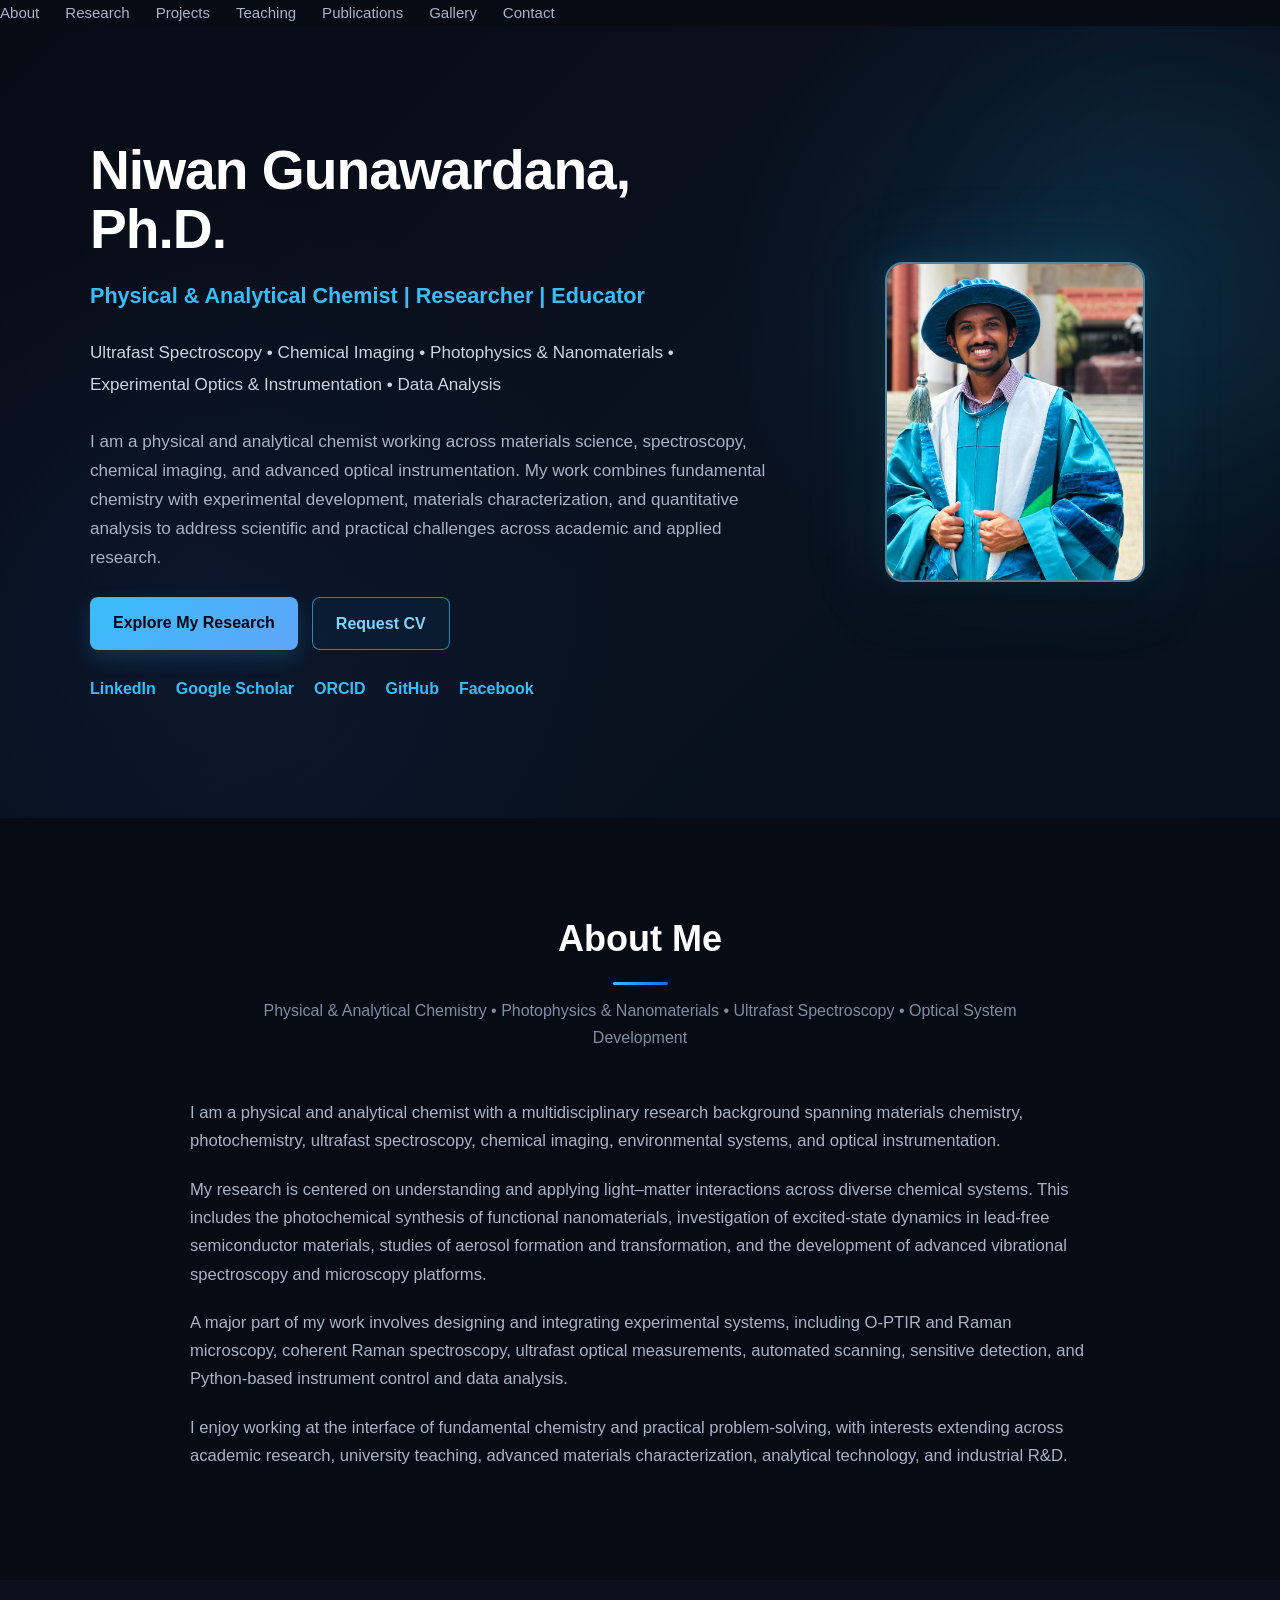
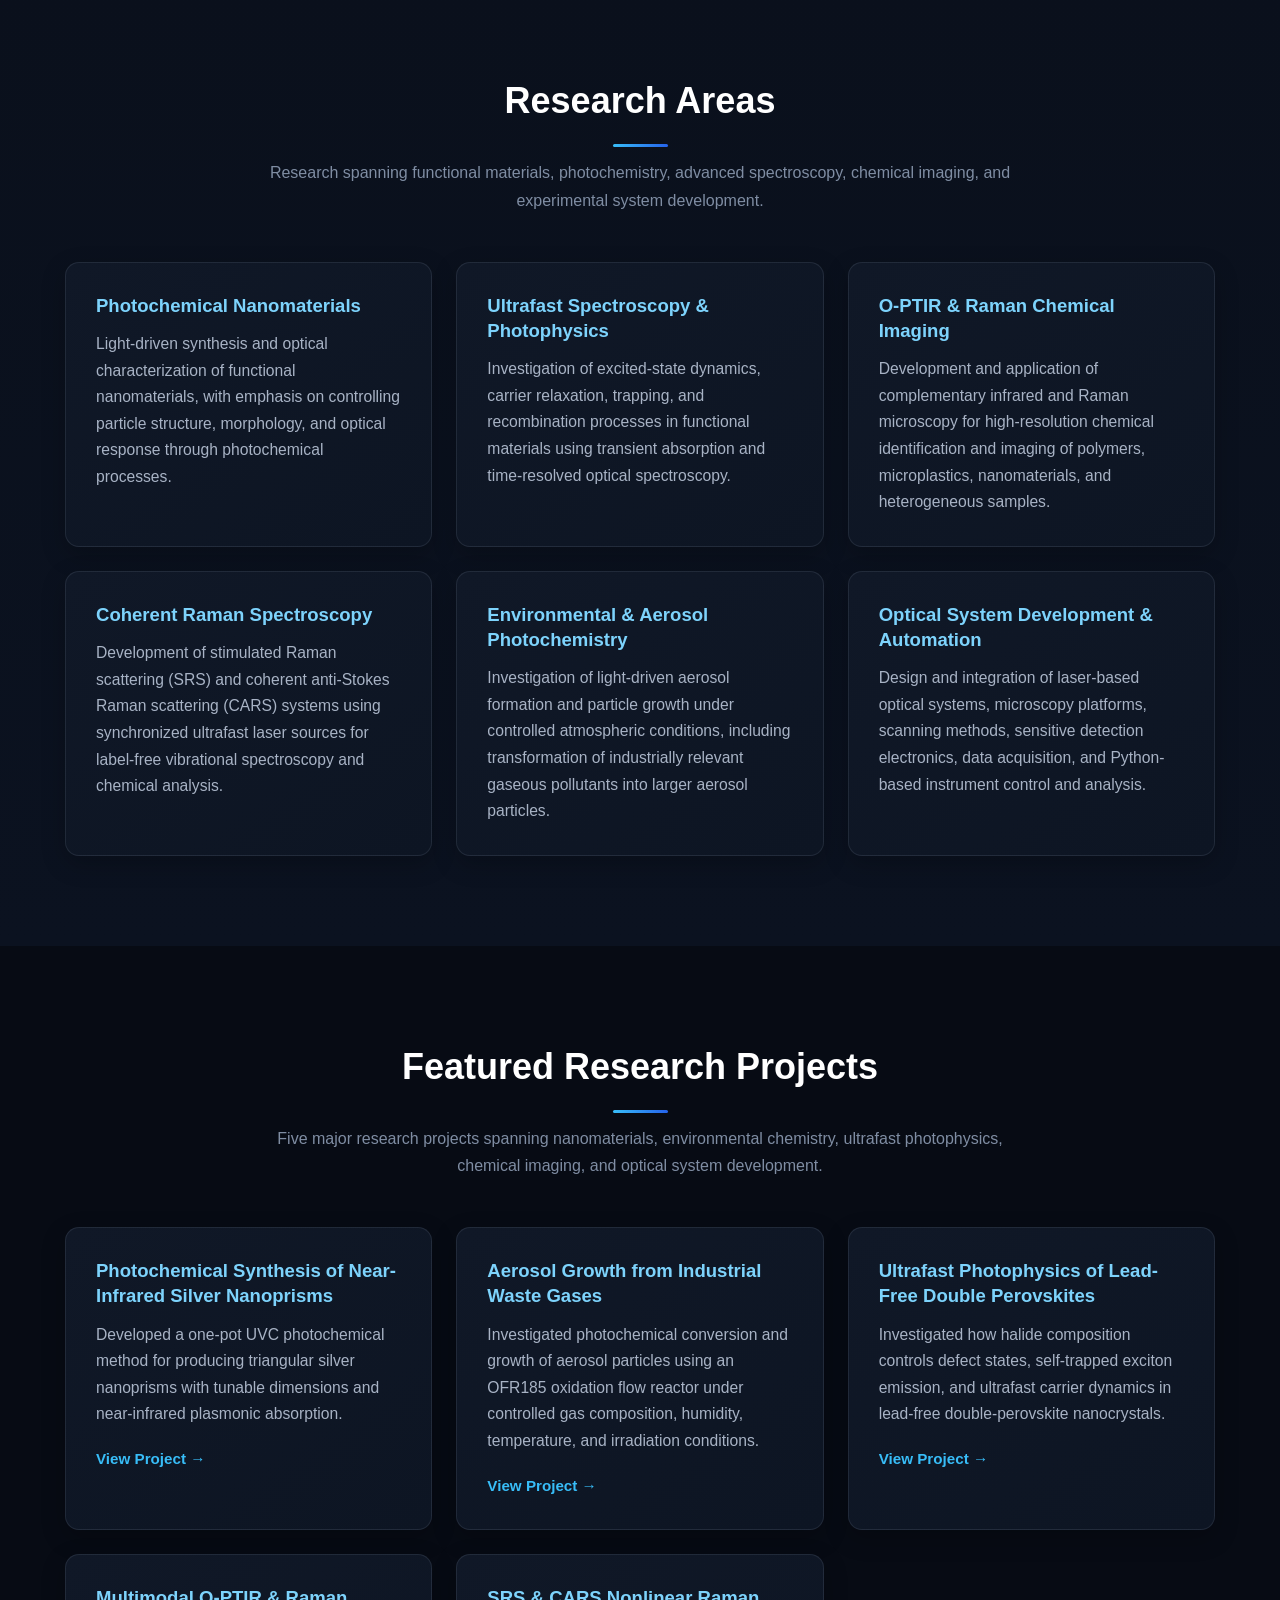
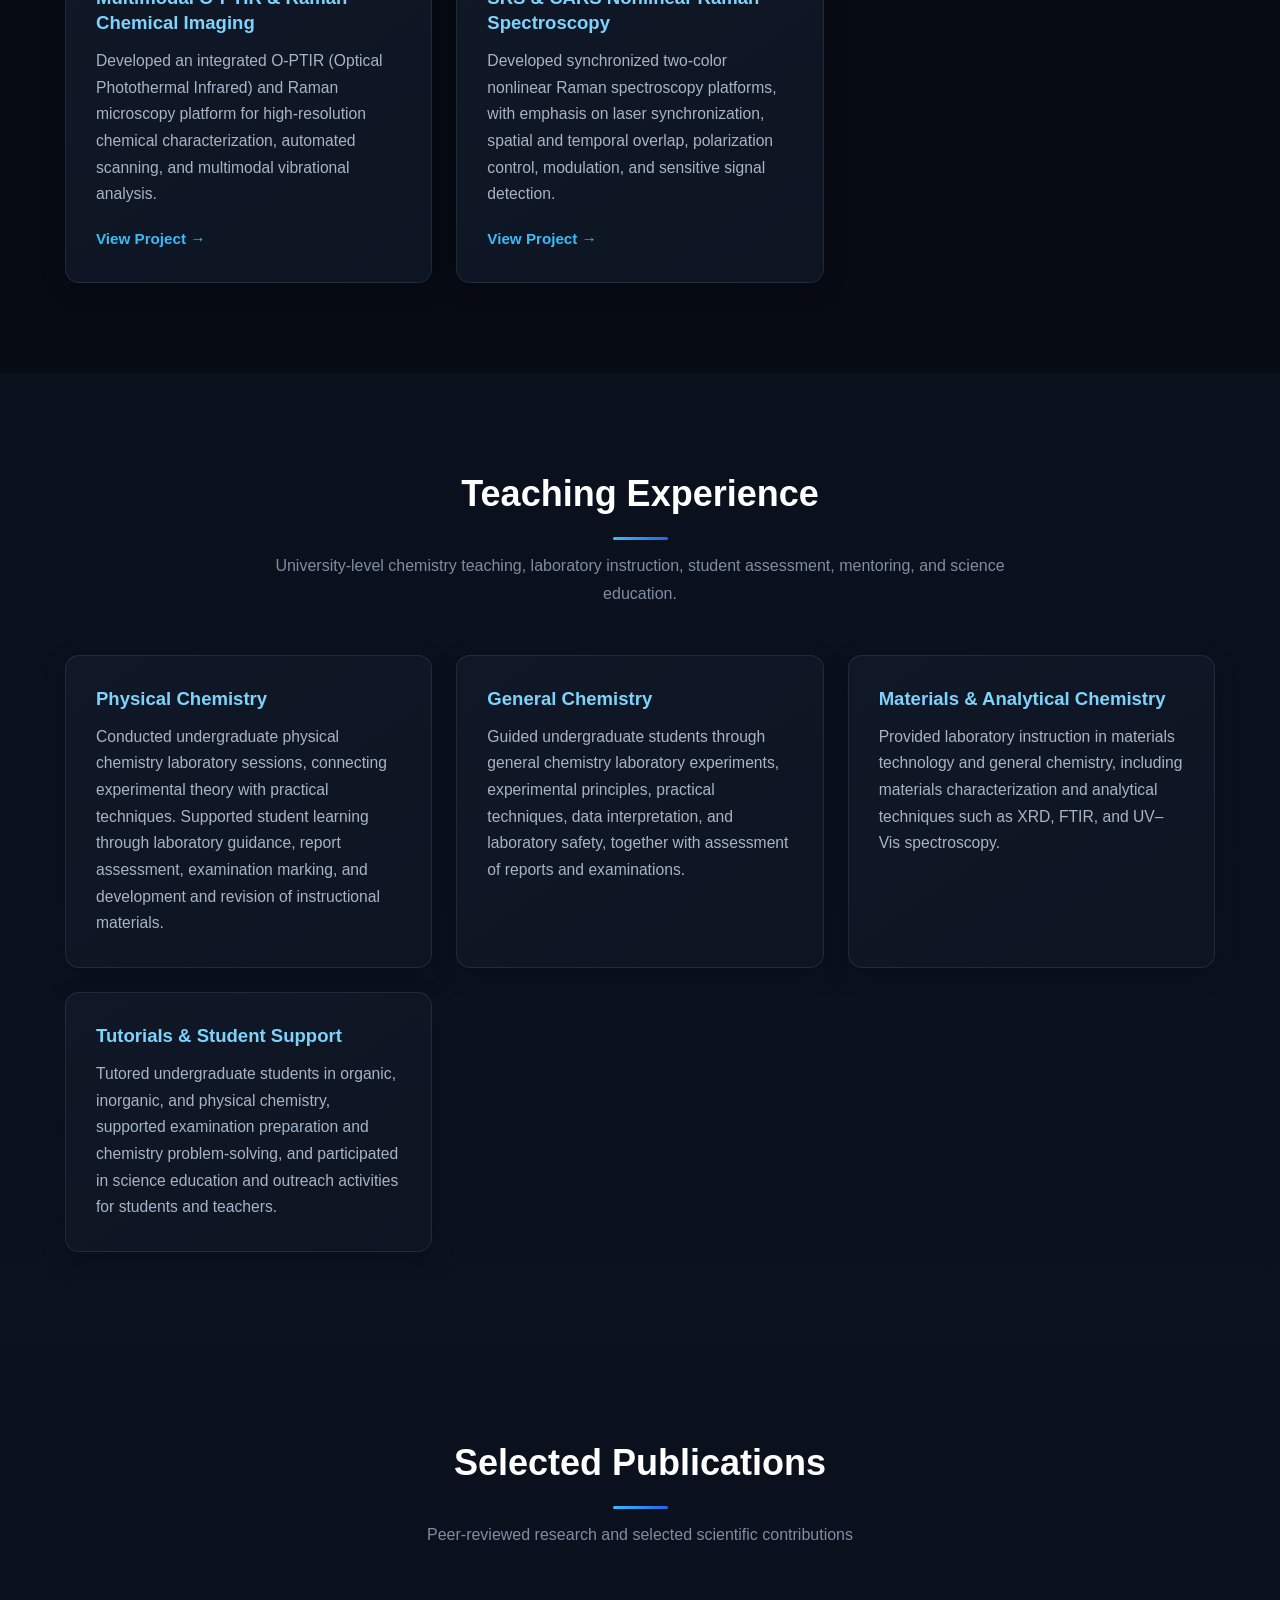
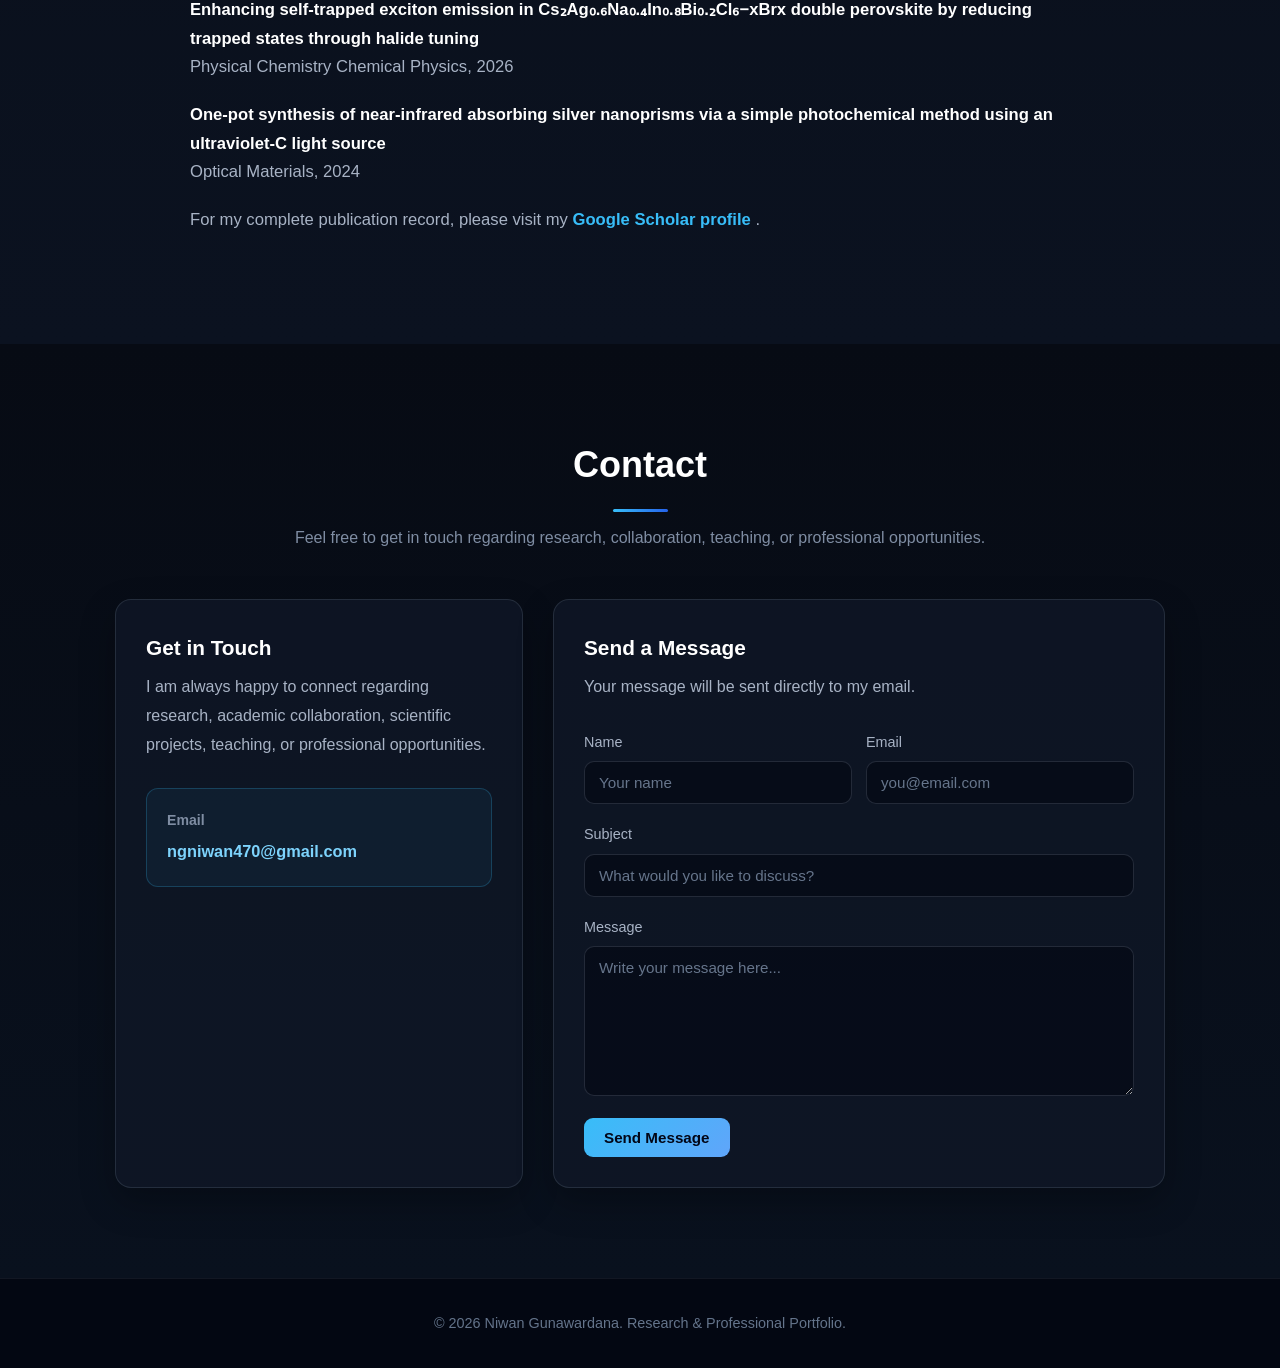
<file: index.html>
<!DOCTYPE html>
<html lang="en">

<head>

  <!-- Google Analytics -->
  <script async src="https://www.googletagmanager.com/gtag/js?id=G-F298500RY2"></script>

  <script>
    window.dataLayer = window.dataLayer || [];

    function gtag() {
      dataLayer.push(arguments);
    }

    gtag('js', new Date());

    gtag('config', 'G-F298500RY2');
  </script>


  <meta charset="UTF-8">

  <meta
    name="viewport"
    content="width=device-width, initial-scale=1.0"
  >

  <link rel="stylesheet" href="style.css">

</head>


<body>


<div class="nav-links">

  <a href="index.html#about">About</a>

  <a href="index.html#research">Research</a>

  <a href="index.html#projects">Projects</a>

  <a href="index.html#teaching">Teaching</a>

  <a href="index.html#publications">Publications</a>

  <a href="gallery.html">Gallery</a>

  <a href="index.html#contact">Contact</a>

</div>



<!-- ==================================================
     HOME / HERO
================================================== -->

<header class="hero" id="home">

  <div class="hero-container">


    <!-- INTRODUCTION -->

    <div class="hero-text">


      <h1>
        Niwan Gunawardana, Ph.D.
      </h1>


      <h2>
        Physical & Analytical Chemist | Researcher | Educator
      </h2>


      <p class="research-tags">

        Ultrafast Spectroscopy •

        Chemical Imaging •

        Photophysics & Nanomaterials •

        Experimental Optics & Instrumentation •

        Data Analysis

      </p>


      <p>

        I am a physical and analytical chemist working across materials
        science, spectroscopy, chemical imaging, and advanced optical
        instrumentation. My work combines fundamental chemistry with
        experimental development, materials characterization, and
        quantitative analysis to address scientific and practical
        challenges across academic and applied research.

      </p>



      <!-- BUTTONS -->

      <div class="buttons">


        <a
          href="#research"
          class="btn btn-primary"
        >
          Explore My Research
        </a>


        <a
          href="mailto:ngniwan470@gmail.com?subject=Request%20for%20CV%20-%20Niwan%20Gunawardana&body=Dear%20Dr.%20Gunawardana,%0D%0A%0D%0AI%20would%20like%20to%20request%20a%20copy%20of%20your%20CV.%0D%0A%0D%0ABest%20regards,"
          class="btn btn-secondary"
        >
          Request CV
        </a>


      </div>



      <!-- PROFESSIONAL & SOCIAL LINKS -->

      <div class="social-links">


        <a
          href="https://www.linkedin.com/in/niwan-gunawardana-phd"
          target="_blank"
          rel="noopener noreferrer"
        >
          LinkedIn
        </a>


        <a
          href="https://scholar.google.com/citations?user=_1IBv9AAAAAJ"
          target="_blank"
          rel="noopener noreferrer"
        >
          Google Scholar
        </a>


        <a
          href="https://orcid.org/0009-0002-7367-0948"
          target="_blank"
          rel="noopener noreferrer"
        >
          ORCID
        </a>


        <a
          href="https://github.com/niwangunawardana"
          target="_blank"
          rel="noopener noreferrer"
        >
          GitHub
        </a>


        <a
          href="https://www.facebook.com/share/1BkgyBaWy9/?mibextid=wwXIfr"
          target="_blank"
          rel="noopener noreferrer"
        >
          Facebook
        </a>


      </div>

    </div>



    <!-- PROFILE PHOTO -->

    <div class="profile-container">

      <img
        src="profile.jpg"
        alt="Portrait of Niwan Gunawardana"
        class="profile-photo"
      >

    </div>


  </div>

</header>



<!-- ==================================================
     ABOUT
================================================== -->

<section id="about">

  <div class="container">


    <h2 class="section-title">
      About Me
    </h2>


    <p class="section-subtitle">

      Physical & Analytical Chemistry •
      Photophysics & Nanomaterials •
      Ultrafast Spectroscopy •
      Optical System Development

    </p>


    <div class="about-text">


      <p>

        I am a physical and analytical chemist with a multidisciplinary
        research background spanning materials chemistry, photochemistry,
        ultrafast spectroscopy, chemical imaging, environmental systems,
        and optical instrumentation.

      </p>


      <p>

        My research is centered on understanding and applying
        light–matter interactions across diverse chemical systems.
        This includes the photochemical synthesis of functional
        nanomaterials, investigation of excited-state dynamics in
        lead-free semiconductor materials, studies of aerosol formation
        and transformation, and the development of advanced vibrational
        spectroscopy and microscopy platforms.

      </p>


      <p>

        A major part of my work involves designing and integrating
        experimental systems, including O-PTIR and Raman microscopy,
        coherent Raman spectroscopy, ultrafast optical measurements,
        automated scanning, sensitive detection, and Python-based
        instrument control and data analysis.

      </p>


      <p>

        I enjoy working at the interface of fundamental chemistry and
        practical problem-solving, with interests extending across
        academic research, university teaching, advanced materials
        characterization, analytical technology, and industrial R&amp;D.

      </p>


    </div>

  </div>

</section>



<!-- ==================================================
     RESEARCH AREAS
================================================== -->

<section
  class="research"
  id="research"
>

  <div class="container">


    <h2 class="section-title">
      Research Areas
    </h2>


    <p class="section-subtitle">

      Research spanning functional materials, photochemistry,
      advanced spectroscopy, chemical imaging, and experimental
      system development.

    </p>



    <div class="card-grid">


      <!-- =============================================
           PHOTOCHEMICAL NANOMATERIALS
      ============================================== -->

      <div class="card">

        <h3>
          Photochemical Nanomaterials
        </h3>

        <p>

          Light-driven synthesis and optical characterization of
          functional nanomaterials, with emphasis on controlling
          particle structure, morphology, and optical response
          through photochemical processes.

        </p>

      </div>



      <!-- =============================================
           ULTRAFAST SPECTROSCOPY
      ============================================== -->

      <div class="card">

        <h3>
          Ultrafast Spectroscopy &amp; Photophysics
        </h3>

        <p>

          Investigation of excited-state dynamics, carrier relaxation,
          trapping, and recombination processes in functional materials
          using transient absorption and time-resolved optical
          spectroscopy.

        </p>

      </div>



      <!-- =============================================
           CHEMICAL IMAGING
      ============================================== -->

      <div class="card">

        <h3>
          O-PTIR &amp; Raman Chemical Imaging
        </h3>

        <p>

          Development and application of complementary infrared and
          Raman microscopy for high-resolution chemical identification
          and imaging of polymers, microplastics, nanomaterials, and
          heterogeneous samples.

        </p>

      </div>



      <!-- =============================================
           COHERENT RAMAN
      ============================================== -->

      <div class="card">

        <h3>
          Coherent Raman Spectroscopy
        </h3>

        <p>

          Development of stimulated Raman scattering (SRS) and
          coherent anti-Stokes Raman scattering (CARS) systems using
          synchronized ultrafast laser sources for label-free
          vibrational spectroscopy and chemical analysis.

        </p>

      </div>



      <!-- =============================================
           ENVIRONMENTAL PHOTOCHEMISTRY
      ============================================== -->

      <div class="card">

        <h3>
          Environmental &amp; Aerosol Photochemistry
        </h3>

        <p>

          Investigation of light-driven aerosol formation and particle
          growth under controlled atmospheric conditions, including
          transformation of industrially relevant gaseous pollutants
          into larger aerosol particles.

        </p>

      </div>



      <!-- =============================================
           OPTICAL SYSTEM DEVELOPMENT
      ============================================== -->

      <div class="card">

        <h3>
          Optical System Development &amp; Automation
        </h3>

        <p>

          Design and integration of laser-based optical systems,
          microscopy platforms, scanning methods, sensitive detection
          electronics, data acquisition, and Python-based instrument
          control and analysis.

        </p>

      </div>


    </div>

  </div>

</section>



<!-- ==================================================
     FEATURED RESEARCH PROJECTS
================================================== -->

<section id="projects">

  <div class="container">

    <h2 class="section-title">
      Featured Research Projects
    </h2>

    <p class="section-subtitle">
      Five major research projects spanning nanomaterials,
      environmental chemistry, ultrafast photophysics,
      chemical imaging, and optical system development.
    </p>


    <div class="card-grid">


      <!-- PROJECT 1 -->

<div class="card project-card">

  <h3>
    Photochemical Synthesis of Near-Infrared Silver Nanoprisms
  </h3>

  <p>
    Developed a one-pot UVC photochemical method for producing
    triangular silver nanoprisms with tunable dimensions and
    near-infrared plasmonic absorption.
  </p>

  <a
    href="projects/silver-nanoprisms.html"
    class="project-link"
  >
    View Project →
  </a>

</div>


      <!-- PROJECT 2 -->

<div class="card project-card">

  <h3>
    Aerosol Growth from Industrial Waste Gases
  </h3>

  <p>
    Investigated photochemical conversion and growth of aerosol
    particles using an OFR185 oxidation flow reactor under controlled
    gas composition, humidity, temperature, and irradiation conditions.
  </p>

  <a
    href="projects/aerosol-growth.html"
    class="project-link"
  >
    View Project →
  </a>

</div>


      <!-- PROJECT 3 -->

<div class="card project-card">

  <h3>
    Ultrafast Photophysics of Lead-Free Double Perovskites
  </h3>

  <p>
    Investigated how halide composition controls defect states,
    self-trapped exciton emission, and ultrafast carrier dynamics
    in lead-free double-perovskite nanocrystals.
  </p>

  <a
    href="projects/double-perovskites.html"
    class="project-link"
  >
    View Project →
  </a>

</div>
      <!-- PROJECT 4 -->

<div class="card project-card">

  <h3>
    Multimodal O-PTIR &amp; Raman Chemical Imaging
  </h3>

  <p>
    Developed an integrated O-PTIR (Optical Photothermal Infrared) and Raman microscopy platform
    for high-resolution chemical characterization, automated scanning,
    and multimodal vibrational analysis.
  </p>

  <a
    href="projects/optir-raman.html"
    class="project-link"
  >
    View Project →
  </a>

</div>


      <!-- PROJECT 5 -->

<div class="card project-card">

  <h3>
    SRS &amp; CARS Nonlinear Raman Spectroscopy
  </h3>

  <p>
    Developed synchronized two-color nonlinear Raman spectroscopy
    platforms, with emphasis on laser synchronization, spatial and
    temporal overlap, polarization control, modulation, and sensitive
    signal detection.
  </p>

  <a
    href="projects/srs-cars.html"
    class="project-link"
  >
    View Project →
    </a>

</div>


    </div>

  </div>

</section>


<!-- ==================================================
     TEACHING EXPERIENCE
================================================== -->
      

<!-- ==================================================
     TEACHING EXPERIENCE
================================================== -->

<section class="research" id="teaching">

  <div class="container">

    <h2 class="section-title">
      Teaching Experience
    </h2>

    <p class="section-subtitle">
      University-level chemistry teaching, laboratory instruction,
      student assessment, mentoring, and science education.
    </p>


    <div class="card-grid">


      <!-- TEACHING 1 -->

      <div class="card">

        <h3>
          Physical Chemistry
        </h3>

        <p>
          Conducted undergraduate physical chemistry laboratory sessions,
          connecting experimental theory with practical techniques.
          Supported student learning through laboratory guidance,
          report assessment, examination marking, and development
          and revision of instructional materials.
        </p>

      </div>


      <!-- TEACHING 2 -->

      <div class="card">

        <h3>
          General Chemistry
        </h3>

        <p>
          Guided undergraduate students through general chemistry
          laboratory experiments, experimental principles, practical
          techniques, data interpretation, and laboratory safety,
          together with assessment of reports and examinations.
        </p>

      </div>


      <!-- TEACHING 3 -->

      <div class="card">

        <h3>
          Materials & Analytical Chemistry
        </h3>

        <p>
          Provided laboratory instruction in materials technology and
          general chemistry, including materials characterization and
          analytical techniques such as XRD, FTIR, and UV–Vis spectroscopy.
        </p>

      </div>


      <!-- TEACHING 4 -->

      <div class="card">

        <h3>
          Tutorials & Student Support
        </h3>

        <p>
          Tutored undergraduate students in organic, inorganic, and
          physical chemistry, supported examination preparation and
          chemistry problem-solving, and participated in science
          education and outreach activities for students and teachers.
        </p>

      </div>


    </div>

  </div>

</section>

<!-- ==================================================
     PUBLICATIONS
================================================== -->

<section
  class="research"
  id="publications"
>

  <div class="container">


    <h2 class="section-title">
      Selected Publications
    </h2>


    <p class="section-subtitle">

      Peer-reviewed research and selected scientific contributions

    </p>



    <div class="about-text">


      <p>

        <strong>

          Enhancing self-trapped exciton emission in
          Cs₂Ag₀.₆Na₀.₄In₀.₈Bi₀.₂Cl₆−xBrx double perovskite
          by reducing trapped states through halide tuning

        </strong>

        <br>

        Physical Chemistry Chemical Physics, 2026

      </p>



      <p>

        <strong>

          One-pot synthesis of near-infrared absorbing silver
          nanoprisms via a simple photochemical method using an
          ultraviolet-C light source

        </strong>

        <br>

        Optical Materials, 2024

      </p>



      <p>

        For my complete publication record, please visit my

        <a
          href="https://scholar.google.com/citations?user=_1IBv9AAAAAJ"
          target="_blank"
          rel="noopener noreferrer"
        >
          Google Scholar profile
        </a>.

      </p>


    </div>

  </div>

</section>
<!-- ==================================================
     CONTACT
================================================== -->

<section id="contact" class="contact-section">

  <div class="container">

    <h2 class="section-title">
      Contact
    </h2>

    <p class="section-subtitle">
      Feel free to get in touch regarding research,
      collaboration, teaching, or professional opportunities.
    </p>

    <div class="contact-grid">
      <!-- =========================
           CONTACT INFORMATION
      ========================== -->

      <div class="contact-info-card">

        <h3>
          Get in Touch
        </h3>

        <p>
          I am always happy to connect regarding research,
          academic collaboration, scientific projects,
          teaching, or professional opportunities.
        </p>


        <div class="contact-email-box">

          <span>Email</span>

          <a href="mailto:ngniwan470@gmail.com">
            ngniwan470@gmail.com
          </a>

        </div>

      </div>



      <!-- =========================
           MESSAGE FORM
      ========================== -->

      <div class="contact-form-card">

        <h3>
          Send a Message
        </h3>

        <p class="contact-form-intro">
          Your message will be sent directly to my email.
        </p>


        <form
          action="https://formspree.io/f/xppqzndq"
          method="POST"
          class="contact-form"
        >


          <div class="form-row">


            <div class="form-field">

              <label for="name">
                Name
              </label>

              <input
                type="text"
                id="name"
                name="name"
                placeholder="Your name"
                required
              >

            </div>


            <div class="form-field">

              <label for="email">
                Email
              </label>

              <input
                type="email"
                id="email"
                name="email"
                placeholder="you@email.com"
                required
              >

            </div>


          </div>


          <div class="form-field">

            <label for="subject">
              Subject
            </label>

            <input
              type="text"
              id="subject"
              name="subject"
              placeholder="What would you like to discuss?"
              required
            >

          </div>


          <div class="form-field">

            <label for="message">
              Message
            </label>

            <textarea
              id="message"
              name="message"
              rows="6"
              placeholder="Write your message here..."
              required
            ></textarea>

          </div>


          <button
            type="submit"
            class="contact-submit"
          >
            Send Message
          </button>


        </form>

      </div>


    </div>

  </div>

</section>


<!-- ==================================================
     FOOTER
================================================== -->

<footer>

  <p>
    © 2026 Niwan Gunawardana. Research &amp; Professional Portfolio.
  </p>

</footer>


</body>

</html>
</file>
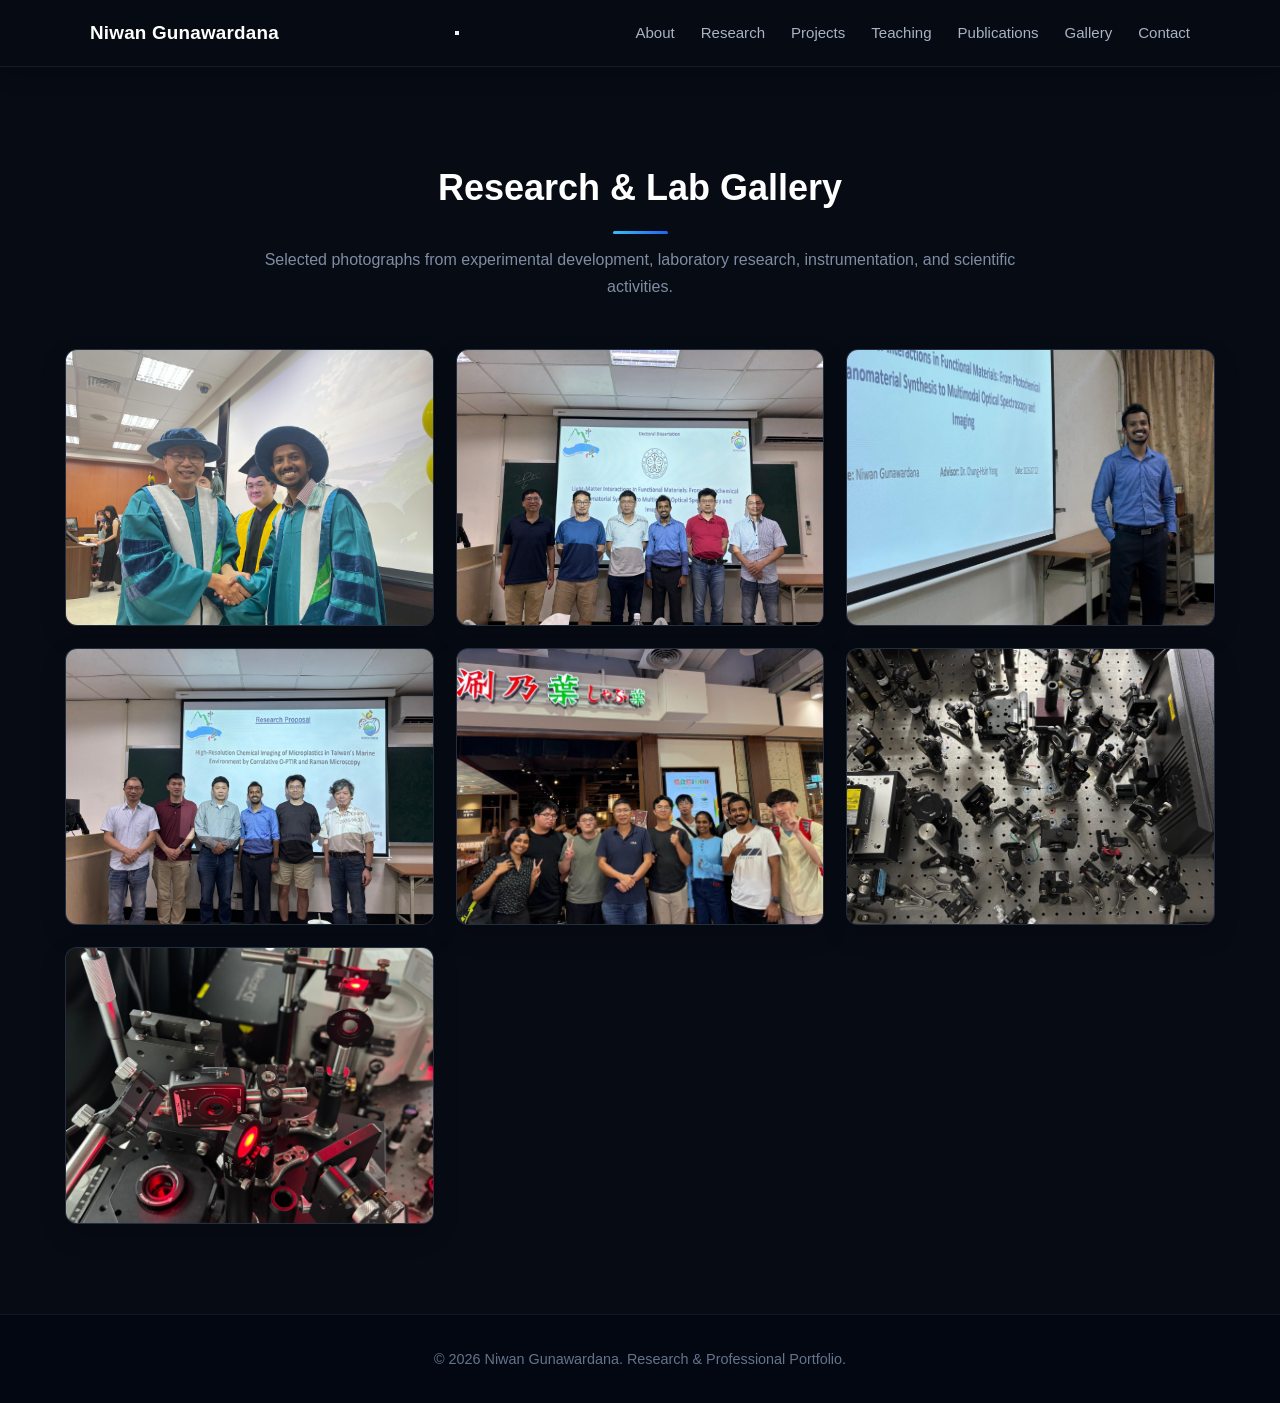
<file: gallery.html>
<!DOCTYPE html>
<html lang="en">

<head>

  <!-- Google Analytics -->
  <script async src="https://www.googletagmanager.com/gtag/js?id=G-F298500RY2"></script>

  <script>
    window.dataLayer = window.dataLayer || [];

    function gtag() {
      dataLayer.push(arguments);
    }

    gtag('js', new Date());

    gtag('config', 'G-F298500RY2');
  </script>


  <meta charset="UTF-8">

  <meta
    name="viewport"
    content="width=device-width, initial-scale=1.0"
  >

  <title>
    Research &amp; Lab Gallery | Niwan Gunawardana
  </title>

  <meta
    name="description"
    content="Research and laboratory gallery of Niwan Gunawardana, including experimental development, optical instrumentation, spectroscopy, microscopy, and scientific activities."
  >

  <link
  rel="stylesheet"
  href="/style.css?v=20261005-1"
>

</head>


<body>


<!-- ========================================
     NAVIGATION
========================================= -->

<nav>

  <div class="nav-container">

    <a
      href="index.html"
      class="logo"
    >
      Niwan Gunawardana
    </a>


    <button
      class="menu-toggle"
      aria-label="Open navigation menu"
      aria-expanded="false"
      aria-controls="site-menu"
    >
      <span></span>
      <span></span>
      <span></span>
    </button>


    <div
      class="nav-links"
      id="site-menu"
    >

      <a href="index.html#about">
        About
      </a>

      <a href="index.html#research">
        Research
      </a>

      <a href="index.html#projects">
        Projects
      </a>

      <a href="index.html#teaching">
        Teaching
      </a>

      <a href="index.html#publications">
        Publications
      </a>

      <a href="gallery.html">
        Gallery
      </a>

      <a href="index.html#contact">
        Contact
      </a>

    </div>

  </div>

</nav>



<!-- ========================================
     GALLERY
========================================= -->

<section>

  <div class="container">

    <h2 class="section-title">
      Research &amp; Lab Gallery
    </h2>

    <p class="section-subtitle">
      Selected photographs from experimental development,
      laboratory research, instrumentation, and scientific activities.
    </p>


    <div class="gallery-grid">


      <div class="gallery-item">
        <img
          src="assets/images/gallery/gallery-01.jpg"
          alt=""
        >
      </div>


      <div class="gallery-item">
        <img
          src="assets/images/gallery/gallery-02.jpg"
          alt=""
        >
      </div>


      <div class="gallery-item">
        <img
          src="assets/images/gallery/gallery-03.jpg"
          alt=""
        >
      </div>


      <div class="gallery-item">
        <img
          src="assets/images/gallery/gallery-04.jpg"
          alt=""
        >
      </div>


      <div class="gallery-item">
        <img
          src="assets/images/gallery/gallery-05.jpg"
          alt=""
        >
      </div>


      <div class="gallery-item">
        <img
          src="assets/images/gallery/gallery-06.jpg"
          alt=""
        >
      </div>


      <div class="gallery-item">
        <img
          src="assets/images/gallery/gallery-07.jpg"
          alt=""
        >
      </div>


    </div>

  </div>

</section>



<!-- ========================================
     FOOTER
========================================= -->

<footer>

  <p>
    © 2026 Niwan Gunawardana.
    Research &amp; Professional Portfolio.
  </p>

</footer>



<!-- ========================================
     MOBILE NAVIGATION SCRIPT
========================================= -->

<script>

  const menuButton =
    document.querySelector(".menu-toggle");

  const navigation =
    document.querySelector(".nav-links");


  if (menuButton && navigation) {

    menuButton.addEventListener("click", function () {

      const isOpen =
        navigation.classList.toggle("open");

      menuButton.classList.toggle(
        "active",
        isOpen
      );

      menuButton.setAttribute(
        "aria-expanded",
        isOpen
      );

    });


    document
      .querySelectorAll(".nav-links a")
      .forEach(function (link) {

        link.addEventListener("click", function () {

          navigation.classList.remove("open");

          menuButton.classList.remove("active");

          menuButton.setAttribute(
            "aria-expanded",
            "false"
          );

        });

      });


    document.addEventListener(
      "click",
      function (event) {

        if (
          !event.target.closest(
            ".nav-container"
          )
        ) {

          navigation.classList.remove("open");

          menuButton.classList.remove("active");

          menuButton.setAttribute(
            "aria-expanded",
            "false"
          );

        }

      }
    );

  }

</script>


</body>

</html>
</file>
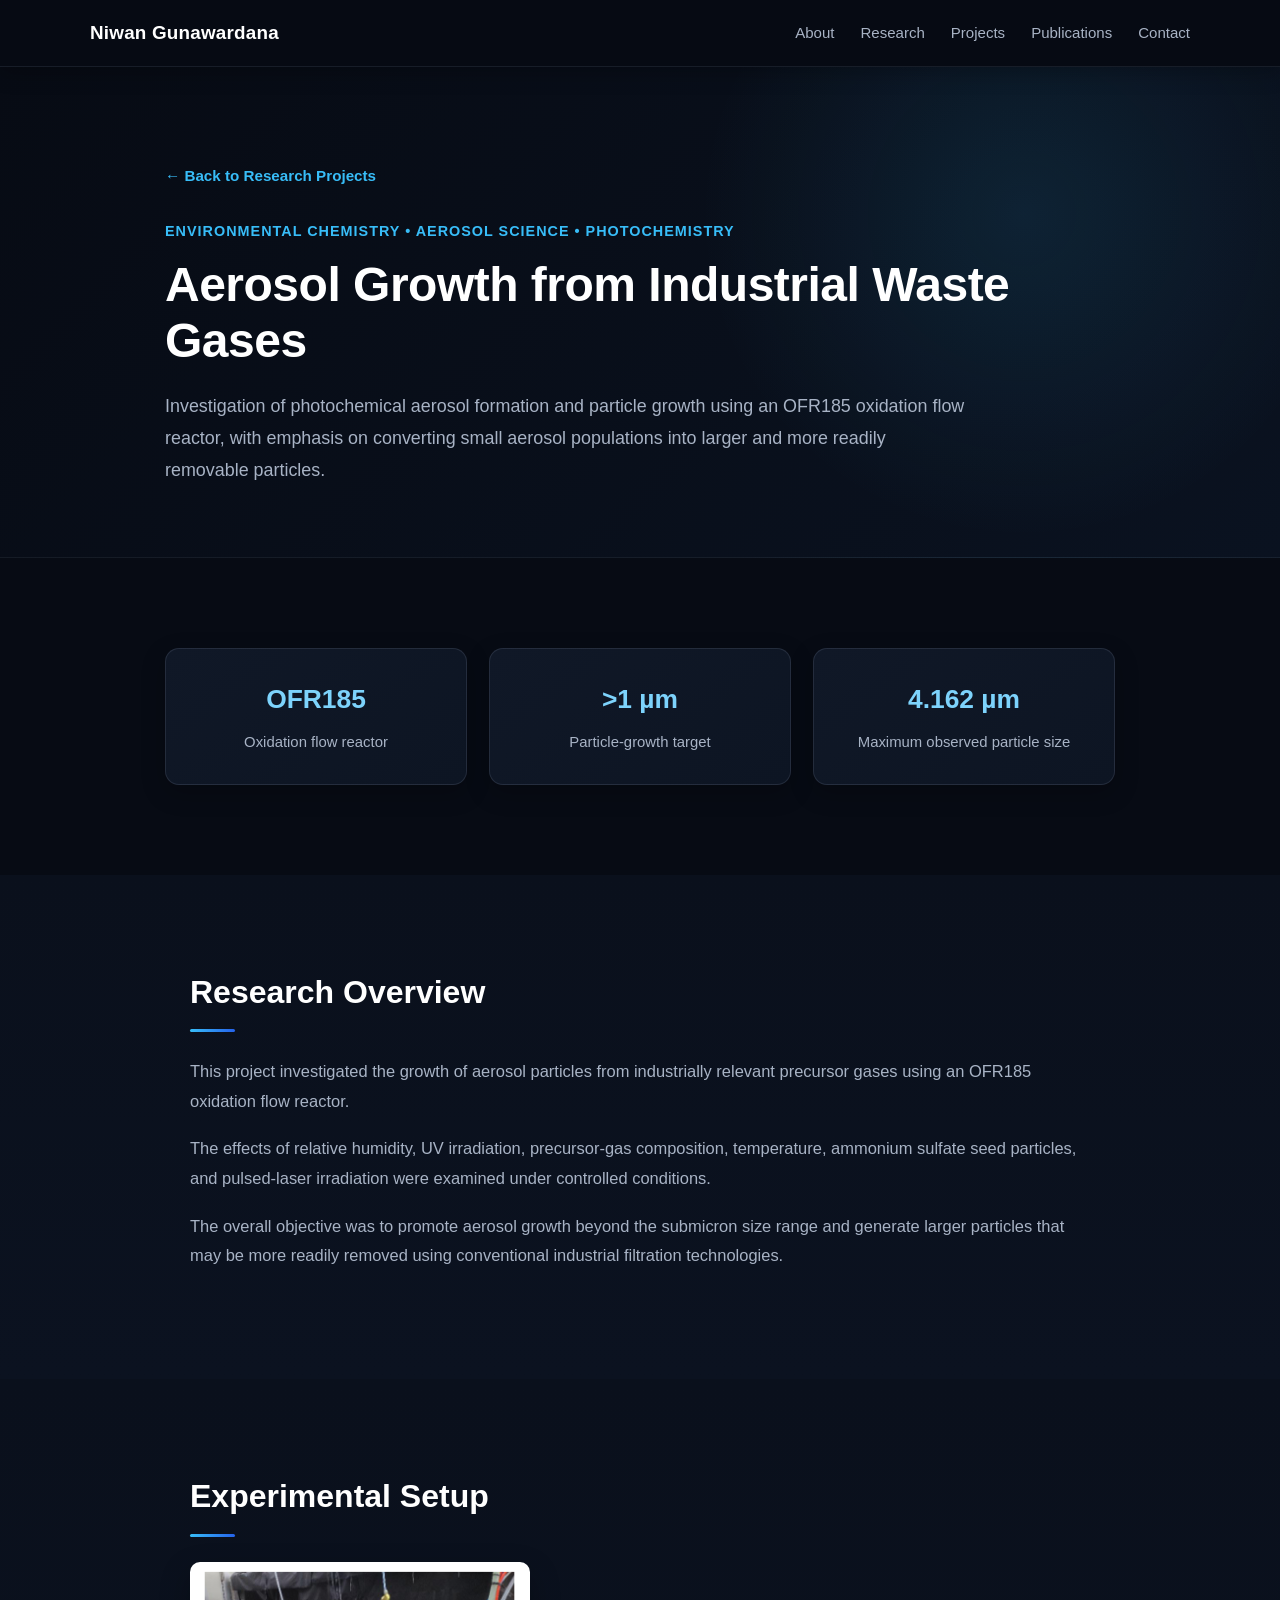
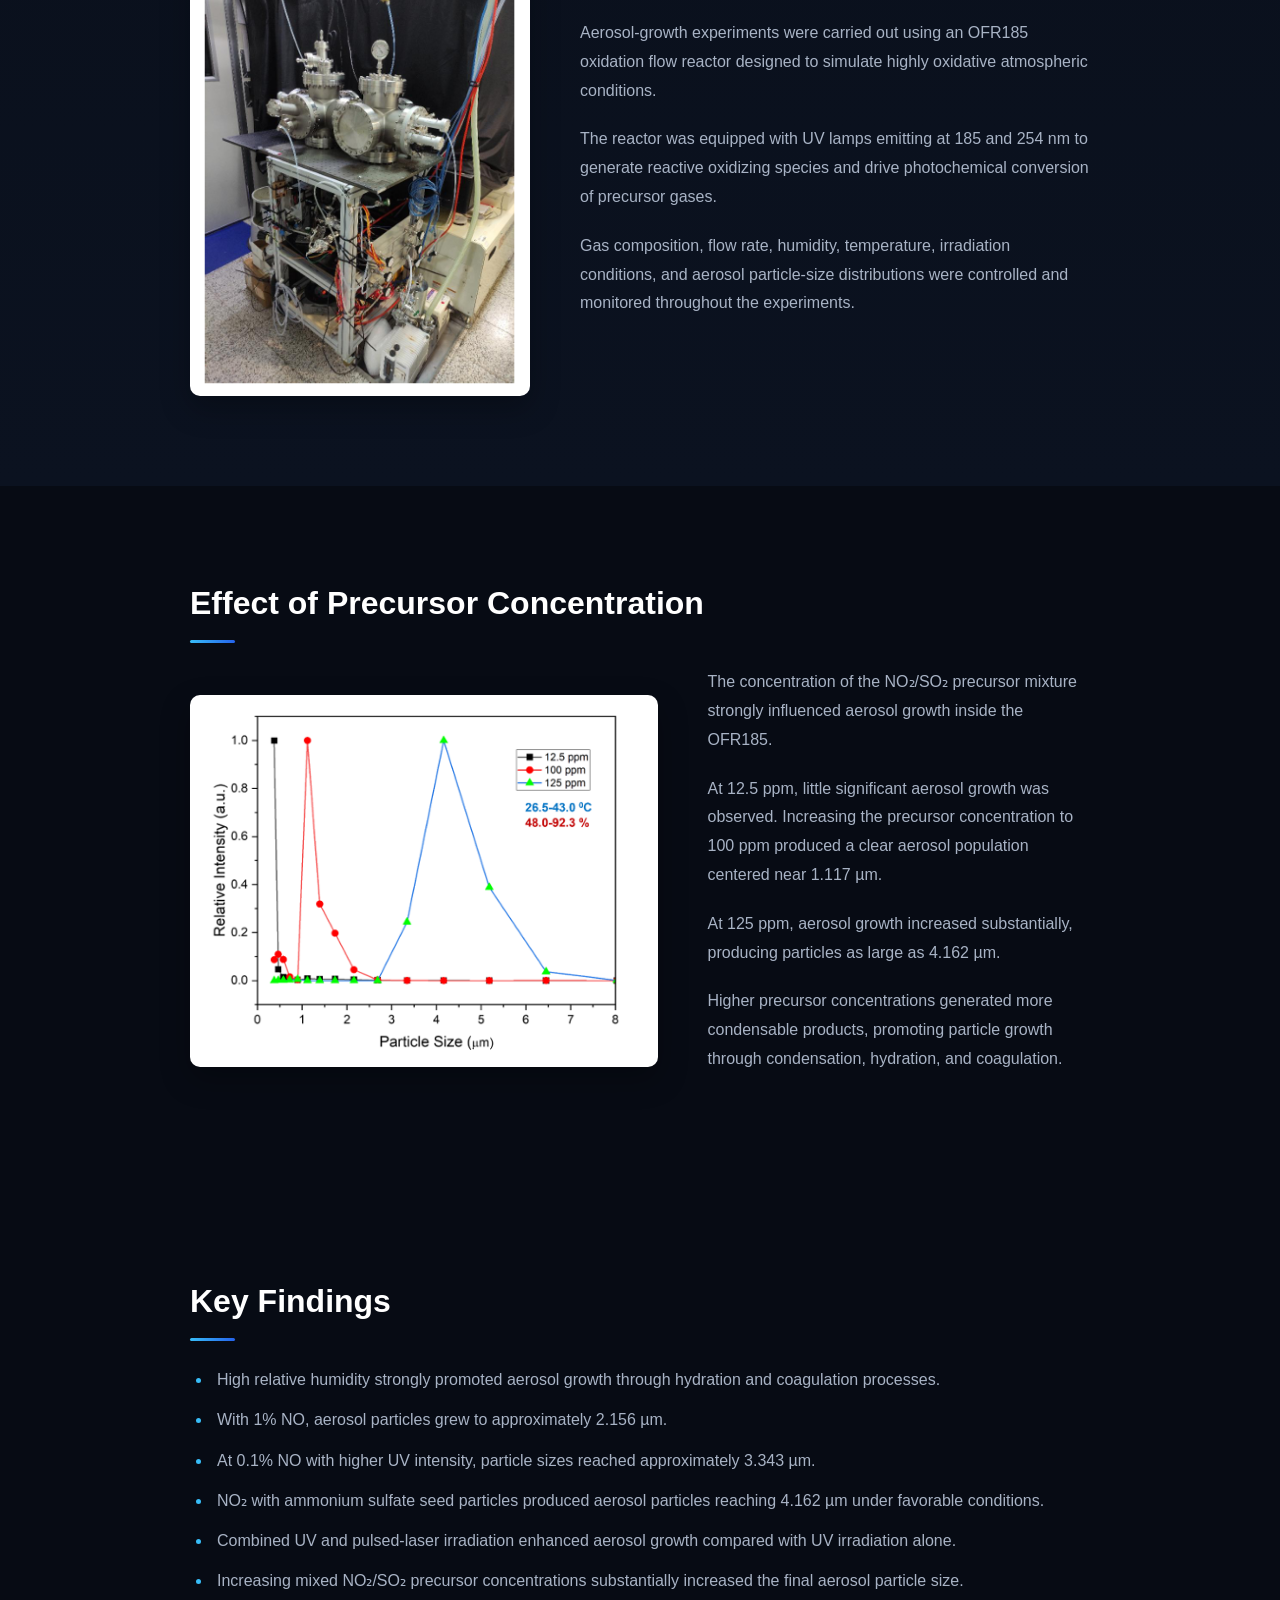
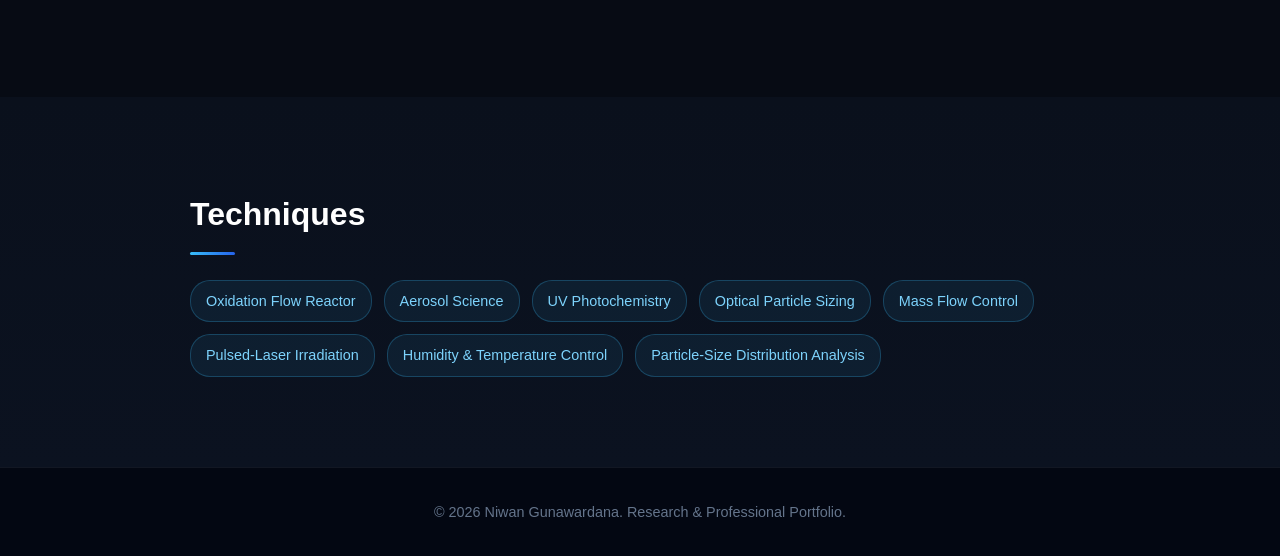
<file: projects/aerosol-growth.html>
<!DOCTYPE html>
<html lang="en">

<head>

  <!-- Google Analytics -->
  <script async src="https://www.googletagmanager.com/gtag/js?id=G-F298500RY2"></script>

  <script>
    window.dataLayer = window.dataLayer || [];

    function gtag() {
      dataLayer.push(arguments);
    }

    gtag('js', new Date());

    gtag('config', 'G-F298500RY2');
  </script>


  <meta charset="UTF-8">

  <meta
    name="viewport"
    content="width=device-width, initial-scale=1.0"
  >

  <title>
    Aerosol Growth from Industrial Waste Gases | Niwan Gunawardana
  </title>

  <meta
    name="description"
    content="Photochemical growth of aerosol particles from industrially relevant gases using an OFR185 oxidation flow reactor."
  >

  <link
    rel="stylesheet"
    href="../style.css"
  >

</head>


<body>


<!-- ========================================
     NAVIGATION
========================================= -->

<nav>

  <div class="nav-container">

    <a
      href="../index.html"
      class="logo"
    >
      Niwan Gunawardana
    </a>

    <div class="nav-links">

      <a href="../index.html#about">
        About
      </a>

      <a href="../index.html#research">
        Research
      </a>

      <a href="../index.html#projects">
        Projects
      </a>

      <a href="../index.html#publications">
        Publications
      </a>

      <a href="../index.html#contact">
        Contact
      </a>

    </div>

  </div>

</nav>



<!-- ========================================
     PROJECT HERO
========================================= -->

<section class="project-hero">

  <div class="container">

    <a
      href="../index.html#projects"
      class="project-back"
    >
      ← Back to Research Projects
    </a>

    <p class="project-category">
      Environmental Chemistry • Aerosol Science • Photochemistry
    </p>

    <h1>
      Aerosol Growth from Industrial Waste Gases
    </h1>

    <p class="project-intro">

      Investigation of photochemical aerosol formation and
      particle growth using an OFR185 oxidation flow reactor,
      with emphasis on converting small aerosol populations
      into larger and more readily removable particles.

    </p>

  </div>

</section>



<!-- ========================================
     PROJECT HIGHLIGHTS
========================================= -->

<section>

  <div class="container">

    <div class="project-stats">

      <div class="stat">

        <span class="stat-number">
          OFR185
        </span>

        <span class="stat-label">
          Oxidation flow reactor
        </span>

      </div>


      <div class="stat">

        <span class="stat-number">
          &gt;1 µm
        </span>

        <span class="stat-label">
          Particle-growth target
        </span>

      </div>


      <div class="stat">

        <span class="stat-number">
          4.162 µm
        </span>

        <span class="stat-label">
          Maximum observed particle size
        </span>

      </div>

    </div>

  </div>

</section>



<!-- ========================================
     RESEARCH OVERVIEW
========================================= -->

<section class="research">

  <div class="container project-content">

    <h2>
      Research Overview
    </h2>

    <p>

      This project investigated the growth of aerosol particles
      from industrially relevant precursor gases using an OFR185
      oxidation flow reactor.

    </p>

    <p>

      The effects of relative humidity, UV irradiation,
      precursor-gas composition, temperature, ammonium sulfate
      seed particles, and pulsed-laser irradiation were examined
      under controlled conditions.

    </p>

    <p>

      The overall objective was to promote aerosol growth beyond
      the submicron size range and generate larger particles that
      may be more readily removed using conventional industrial
      filtration technologies.

    </p>

  </div>

</section>

<!-- ========================================
     EXPERIMENTAL SETUP
========================================= -->

<section class="research">

  <div class="container project-content">

    <h2>
      Experimental Setup
    </h2>

    <div class="aerosol-setup-grid">

      <div class="aerosol-setup-image">

        <img
          src="../assets/images/projects/aerosol-growth/aerosol-setup.png"
          alt="OFR185 oxidation flow reactor experimental setup"
        >

      </div>


      <div class="aerosol-setup-text">

        <p>
          Aerosol-growth experiments were carried out using an
          OFR185 oxidation flow reactor designed to simulate
          highly oxidative atmospheric conditions.
        </p>

        <p>
          The reactor was equipped with UV lamps emitting at
          185 and 254 nm to generate reactive oxidizing species
          and drive photochemical conversion of precursor gases.
        </p>

        <p>
          Gas composition, flow rate, humidity, temperature,
          irradiation conditions, and aerosol particle-size
          distributions were controlled and monitored throughout
          the experiments.
        </p>

      </div>

    </div>

  </div>

</section>
<!-- ========================================
     PRECURSOR CONCENTRATION EFFECT
========================================= -->

<section class="aerosol-results-section">

  <div class="container project-content">

    <h2>
      Effect of Precursor Concentration
    </h2>

    <div class="aerosol-result-grid">

      <div class="aerosol-result-image">

        <img
          src="../assets/images/projects/aerosol-growth/aerosol-concentration.png"
          alt="Aerosol particle-size distributions at different precursor concentrations"
        >

      </div>

      <div class="aerosol-result-text">

        <p>
          The concentration of the NO₂/SO₂ precursor mixture
          strongly influenced aerosol growth inside the OFR185.
        </p>

        <p>
          At 12.5 ppm, little significant aerosol growth was
          observed. Increasing the precursor concentration to
          100 ppm produced a clear aerosol population centered
          near 1.117 µm.
        </p>

        <p>
          At 125 ppm, aerosol growth increased substantially,
          producing particles as large as 4.162 µm.
        </p>

        <p>
          Higher precursor concentrations generated more
          condensable products, promoting particle growth
          through condensation, hydration, and coagulation.
        </p>

      </div>

    </div>

  </div>

</section>
<!-- ========================================
     KEY FINDINGS
========================================= -->

<section>

  <div class="container project-content">

    <h2>
      Key Findings
    </h2>

    <ul class="project-findings">

      <li>
        High relative humidity strongly promoted aerosol growth
        through hydration and coagulation processes.
      </li>

      <li>
        With 1% NO, aerosol particles grew to approximately
        2.156 µm.
      </li>

      <li>
        At 0.1% NO with higher UV intensity, particle sizes
        reached approximately 3.343 µm.
      </li>

      <li>
        NO₂ with ammonium sulfate seed particles produced
        aerosol particles reaching 4.162 µm under favorable
        conditions.
      </li>

      <li>
        Combined UV and pulsed-laser irradiation enhanced
        aerosol growth compared with UV irradiation alone.
      </li>

      <li>
        Increasing mixed NO₂/SO₂ precursor concentrations
        substantially increased the final aerosol particle size.
      </li>

    </ul>

  </div>

</section>



<!-- ========================================
     TECHNIQUES
========================================= -->

<section class="research">

  <div class="container project-content">

    <h2>
      Techniques
    </h2>

    <div class="tech-tags">

      <span>Oxidation Flow Reactor</span>

      <span>Aerosol Science</span>

      <span>UV Photochemistry</span>

      <span>Optical Particle Sizing</span>

      <span>Mass Flow Control</span>

      <span>Pulsed-Laser Irradiation</span>

      <span>Humidity &amp; Temperature Control</span>

      <span>Particle-Size Distribution Analysis</span>

    </div>

  </div>

</section>



<!-- ========================================
     FOOTER
========================================= -->

<footer>

  <p>
    © 2026 Niwan Gunawardana.
    Research &amp; Professional Portfolio.
  </p>

</footer>


</body>

</html>
</file>
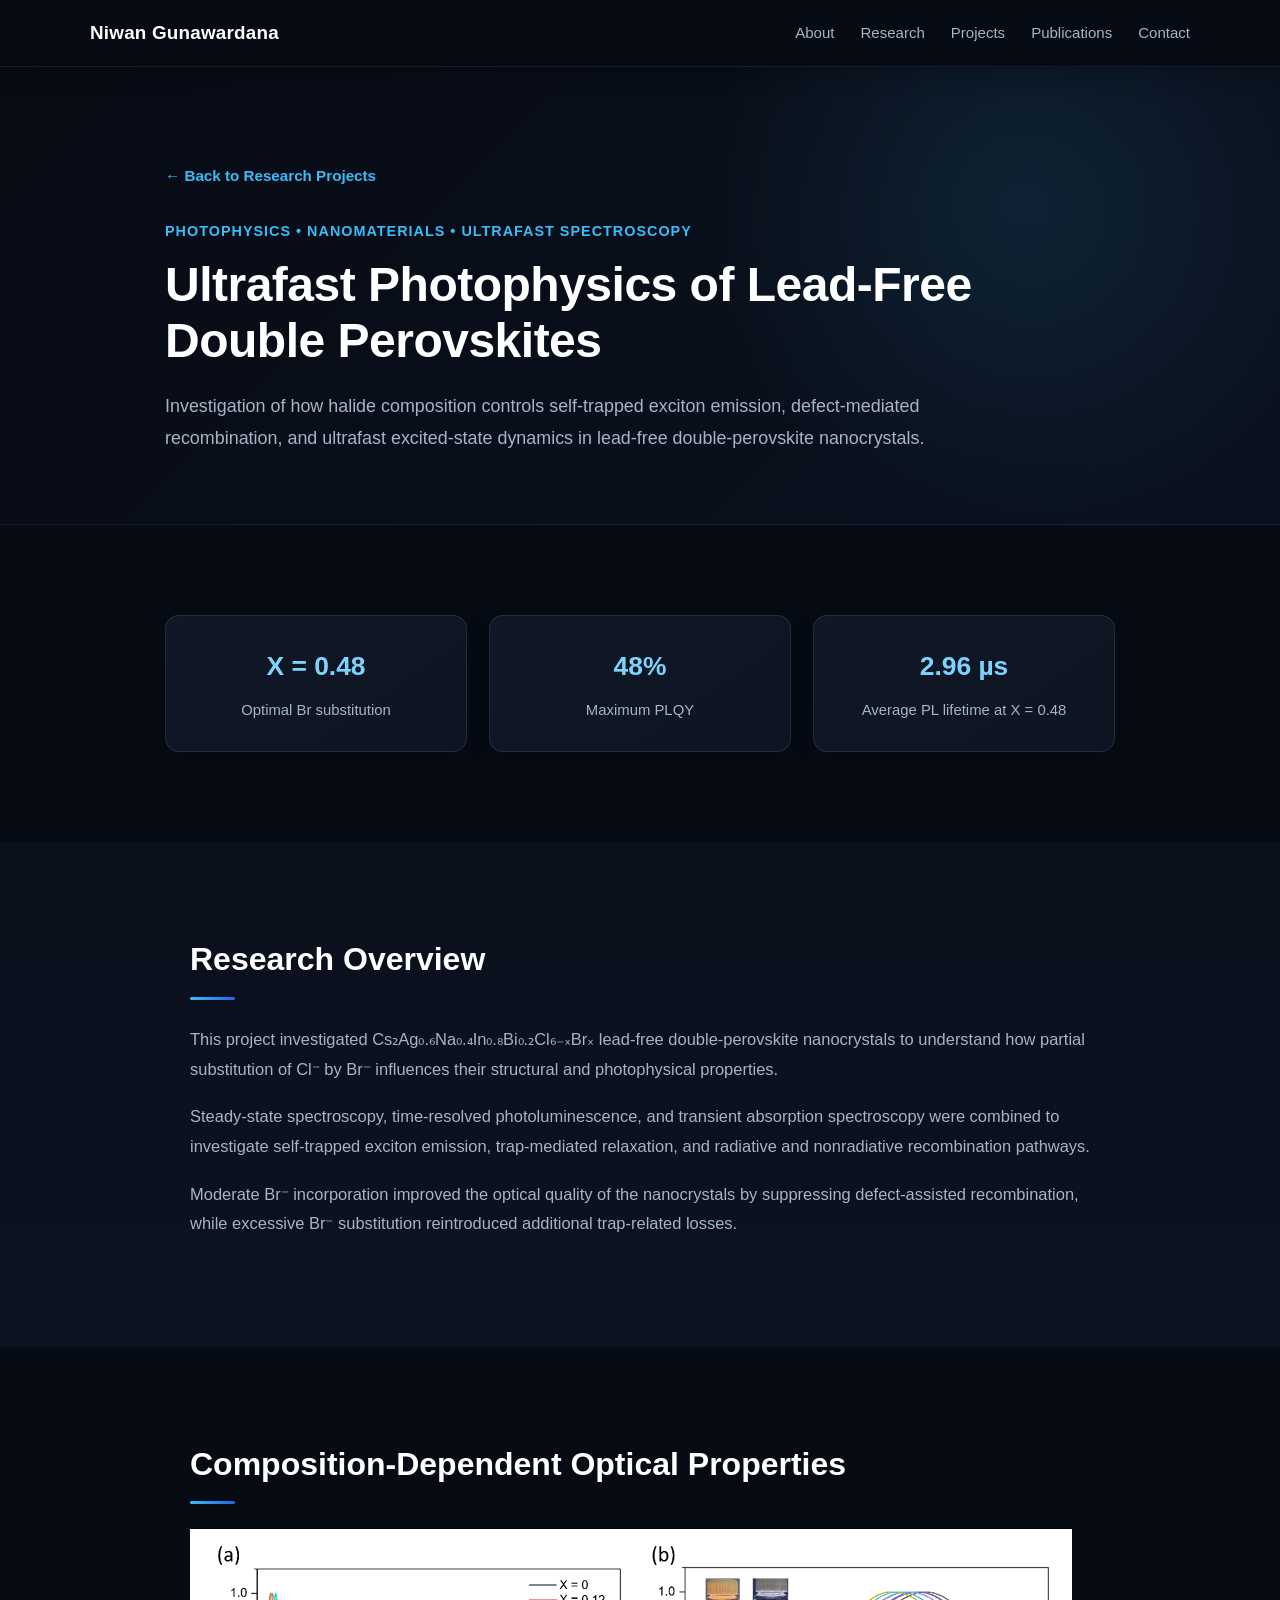
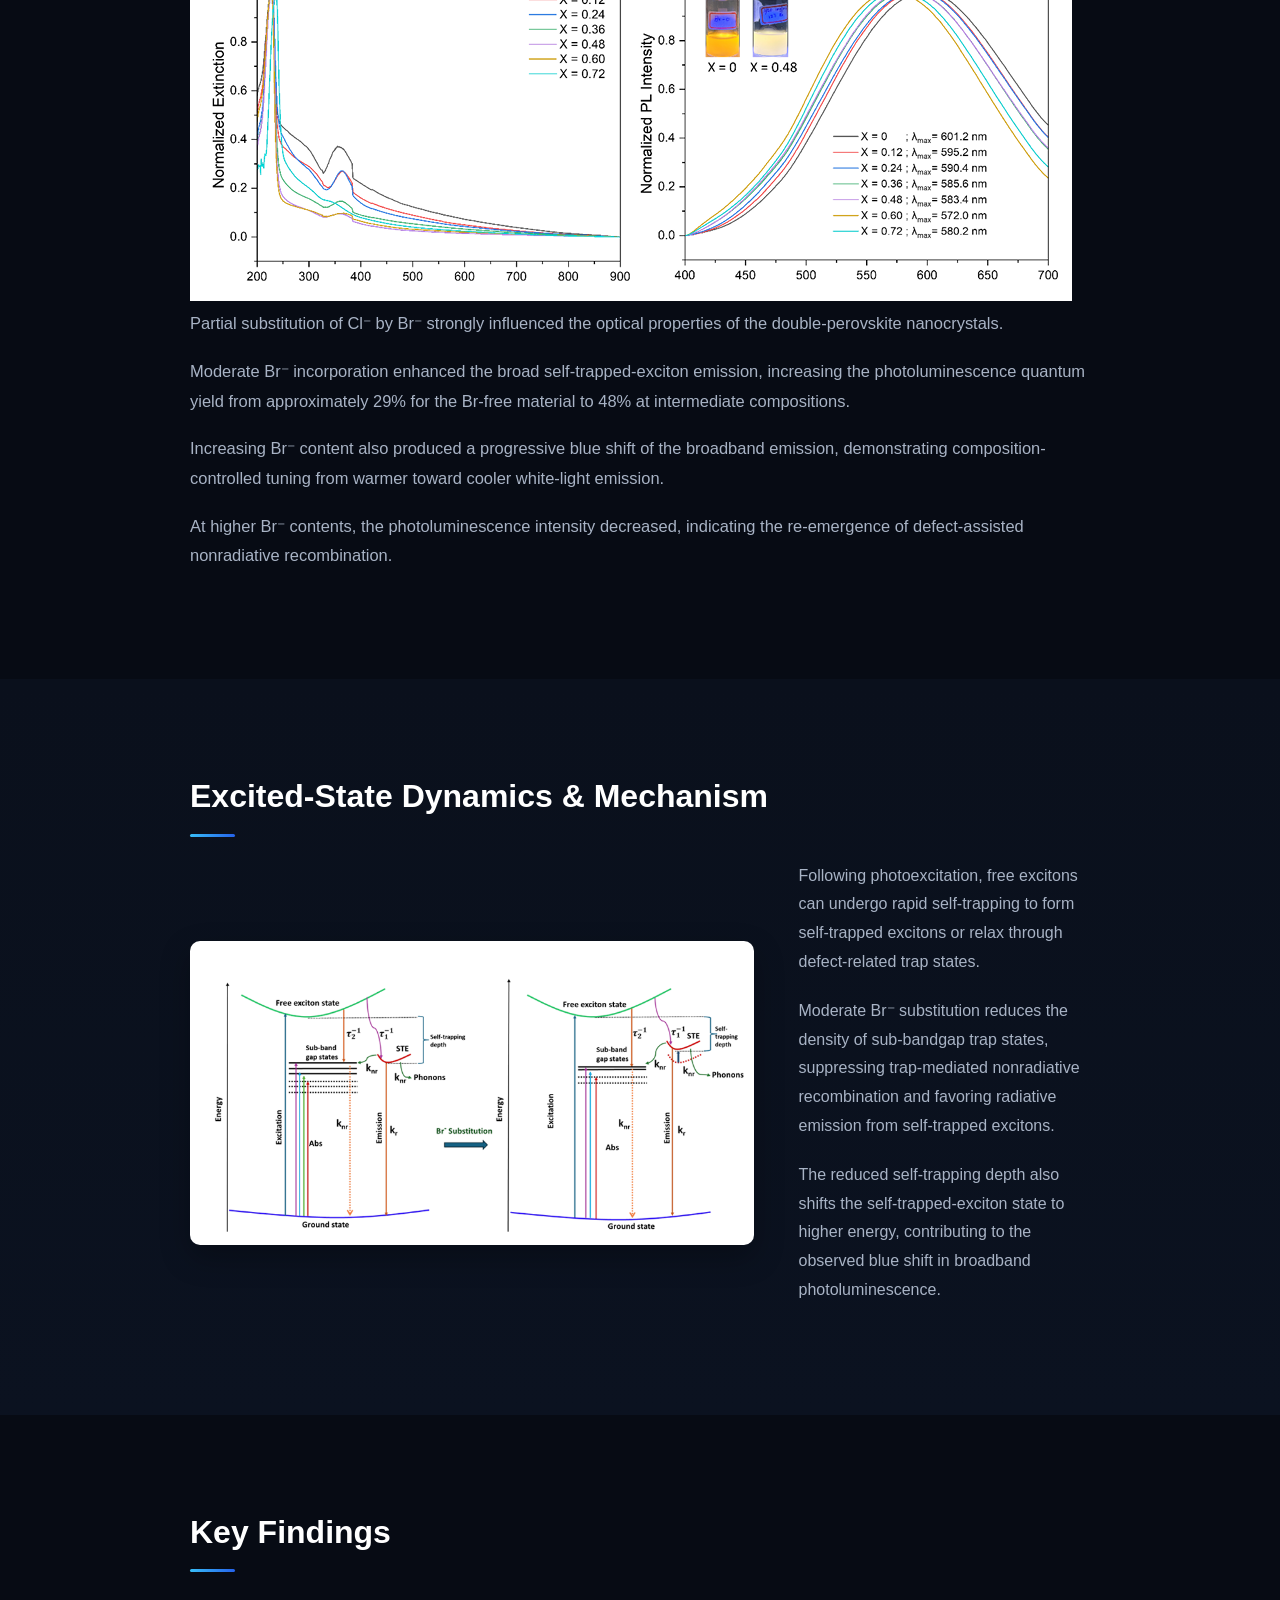
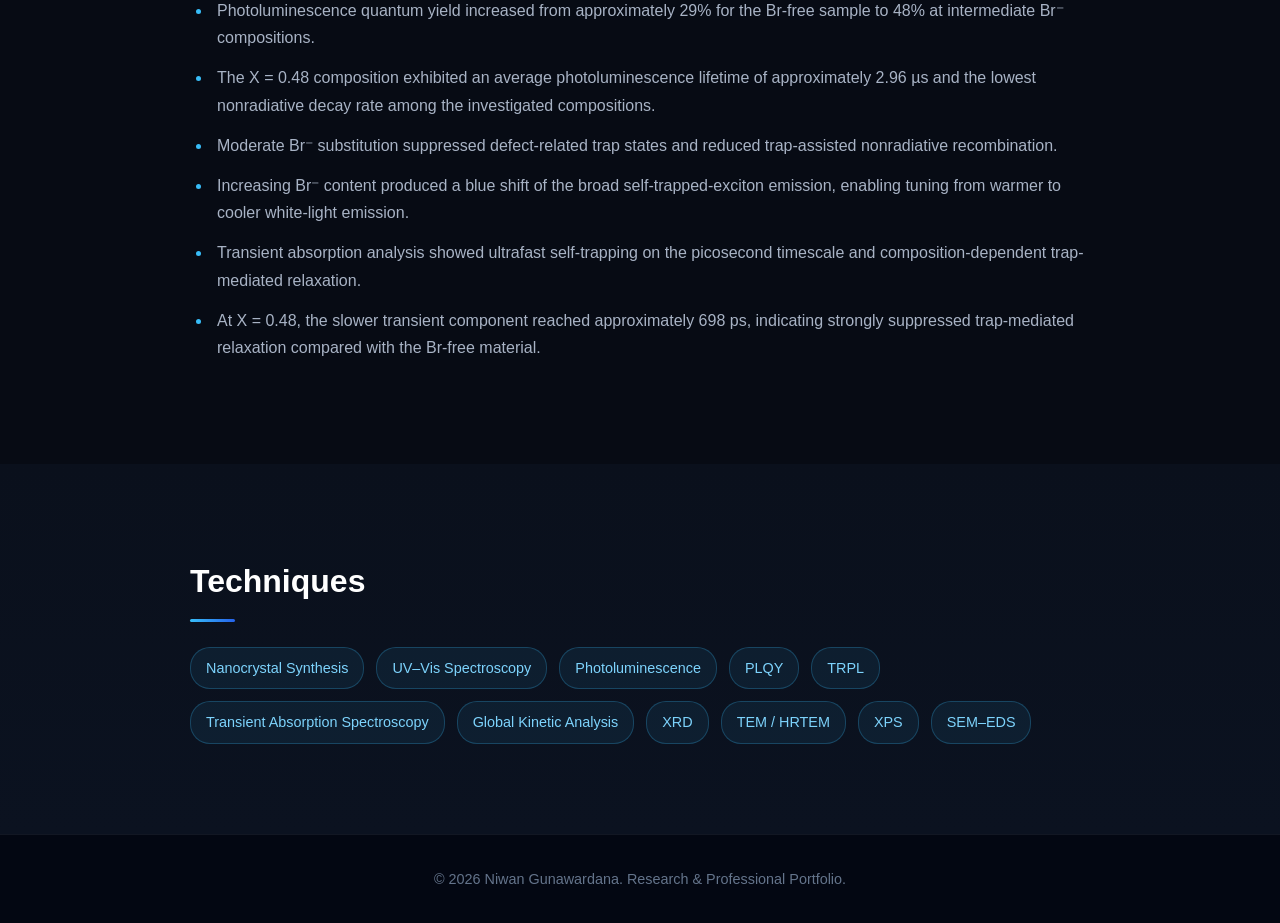
<file: projects/double-perovskites.html>
<!DOCTYPE html>
<html lang="en">

<head>

  <!-- Google Analytics -->
  <script async src="https://www.googletagmanager.com/gtag/js?id=G-F298500RY2"></script>

  <script>
    window.dataLayer = window.dataLayer || [];

    function gtag() {
      dataLayer.push(arguments);
    }

    gtag('js', new Date());

    gtag('config', 'G-F298500RY2');
  </script>


  <meta charset="UTF-8">

  <meta
    name="viewport"
    content="width=device-width, initial-scale=1.0"
  >

  <title>
    Ultrafast Photophysics of Lead-Free Double Perovskites | Niwan Gunawardana
  </title>

  <meta
    name="description"
    content="Halide-composition tuning, self-trapped exciton emission, defect states, and ultrafast carrier dynamics in lead-free double-perovskite nanocrystals."
  >

  <link
    rel="stylesheet"
    href="../style.css"
  >

</head>


<body>


<!-- ========================================
     NAVIGATION
========================================= -->

<nav>

  <div class="nav-container">

    <a
      href="../index.html"
      class="logo"
    >
      Niwan Gunawardana
    </a>

    <div class="nav-links">

      <a href="../index.html#about">
        About
      </a>

      <a href="../index.html#research">
        Research
      </a>

      <a href="../index.html#projects">
        Projects
      </a>

      <a href="../index.html#publications">
        Publications
      </a>

      <a href="../index.html#contact">
        Contact
      </a>

    </div>

  </div>

</nav>



<!-- ========================================
     PROJECT HERO
========================================= -->

<section class="project-hero">

  <div class="container">

    <a
      href="../index.html#projects"
      class="project-back"
    >
      ← Back to Research Projects
    </a>


    <p class="project-category">
      Photophysics • Nanomaterials • Ultrafast Spectroscopy
    </p>


    <h1>
      Ultrafast Photophysics of Lead-Free Double Perovskites
    </h1>


    <p class="project-intro">

      Investigation of how halide composition controls
      self-trapped exciton emission, defect-mediated
      recombination, and ultrafast excited-state dynamics in
      lead-free double-perovskite nanocrystals.

    </p>

  </div>

</section>



<!-- ========================================
     PROJECT HIGHLIGHTS
========================================= -->

<section>

  <div class="container">

    <div class="project-stats">


      <div class="stat">

        <span class="stat-number">
          X = 0.48
        </span>

        <span class="stat-label">
          Optimal Br substitution
        </span>

      </div>


      <div class="stat">

        <span class="stat-number">
          48%
        </span>

        <span class="stat-label">
          Maximum PLQY
        </span>

      </div>


      <div class="stat">

        <span class="stat-number">
          2.96 µs
        </span>

        <span class="stat-label">
          Average PL lifetime at X = 0.48
        </span>

      </div>


    </div>

  </div>

</section>



<!-- ========================================
     RESEARCH OVERVIEW
========================================= -->

<section class="research">

  <div class="container project-content">

    <h2>
      Research Overview
    </h2>


    <p>

      This project investigated
      Cs₂Ag₀.₆Na₀.₄In₀.₈Bi₀.₂Cl₆₋ₓBrₓ
      lead-free double-perovskite nanocrystals to understand
      how partial substitution of Cl⁻ by Br⁻ influences their
      structural and photophysical properties.

    </p>


    <p>

      Steady-state spectroscopy, time-resolved
      photoluminescence, and transient absorption spectroscopy
      were combined to investigate self-trapped exciton
      emission, trap-mediated relaxation, and radiative and
      nonradiative recombination pathways.

    </p>


    <p>

      Moderate Br⁻ incorporation improved the optical quality
      of the nanocrystals by suppressing defect-assisted
      recombination, while excessive Br⁻ substitution
      reintroduced additional trap-related losses.

    </p>

  </div>

</section>

<!-- ========================================
     OPTICAL PROPERTIES
========================================= -->

<section class="perovskite-optical-section">

  <div class="container project-content">

    <h2>
      Composition-Dependent Optical Properties
    </h2>

    <div class="perovskite-optical-grid">

      <div class="perovskite-optical-image">

        <img
          src="../assets/images/projects/double-perovskites/perovskite-optical.png"
          alt="UV-Vis absorption and photoluminescence spectra of lead-free double-perovskite nanocrystals with different bromide compositions"
        >

      </div>


      <div class="perovskite-optical-text">

        <p>
          Partial substitution of Cl⁻ by Br⁻ strongly influenced
          the optical properties of the double-perovskite
          nanocrystals.
        </p>

        <p>
          Moderate Br⁻ incorporation enhanced the broad
          self-trapped-exciton emission, increasing the
          photoluminescence quantum yield from approximately
          29% for the Br-free material to 48% at intermediate
          compositions.
        </p>

        <p>
          Increasing Br⁻ content also produced a progressive
          blue shift of the broadband emission, demonstrating
          composition-controlled tuning from warmer toward
          cooler white-light emission.
        </p>

        <p>
          At higher Br⁻ contents, the photoluminescence
          intensity decreased, indicating the re-emergence
          of defect-assisted nonradiative recombination.
        </p>

      </div>

    </div>

  </div>

</section>
<!-- ========================================
     EXCITED-STATE DYNAMICS
========================================= -->

<section class="research">

  <div class="container project-content">

    <h2>
      Excited-State Dynamics &amp; Mechanism
    </h2>

    <div class="perovskite-mechanism-grid">

      <div class="perovskite-mechanism-image">

        <img
          src="../assets/images/projects/double-perovskites/perovskite-mechanism.png"
          alt="Excitonic potential-energy diagram showing free exciton, self-trapped exciton, and defect-mediated relaxation pathways before and after bromide substitution"
        >

      </div>

      <div class="perovskite-mechanism-text">

        <p>
          Following photoexcitation, free excitons can undergo
          rapid self-trapping to form self-trapped excitons
          or relax through defect-related trap states.
        </p>

        <p>
          Moderate Br⁻ substitution reduces the density of
          sub-bandgap trap states, suppressing trap-mediated
          nonradiative recombination and favoring radiative
          emission from self-trapped excitons.
        </p>

        <p>
          The reduced self-trapping depth also shifts the
          self-trapped-exciton state to higher energy,
          contributing to the observed blue shift in
          broadband photoluminescence.
        </p>

      </div>

    </div>

  </div>

</section>
<!-- ========================================
     KEY FINDINGS
========================================= -->

<section>

  <div class="container project-content">

    <h2>
      Key Findings
    </h2>


    <ul class="project-findings">

      <li>
        Photoluminescence quantum yield increased from
        approximately 29% for the Br-free sample to 48% at
        intermediate Br⁻ compositions.
      </li>

      <li>
        The X = 0.48 composition exhibited an average
        photoluminescence lifetime of approximately 2.96 µs
        and the lowest nonradiative decay rate among the
        investigated compositions.
      </li>

      <li>
        Moderate Br⁻ substitution suppressed defect-related
        trap states and reduced trap-assisted nonradiative
        recombination.
      </li>

      <li>
        Increasing Br⁻ content produced a blue shift of the
        broad self-trapped-exciton emission, enabling tuning
        from warmer to cooler white-light emission.
      </li>

      <li>
        Transient absorption analysis showed ultrafast
        self-trapping on the picosecond timescale and
        composition-dependent trap-mediated relaxation.
      </li>

      <li>
        At X = 0.48, the slower transient component reached
        approximately 698 ps, indicating strongly suppressed
        trap-mediated relaxation compared with the Br-free
        material.
      </li>

    </ul>

  </div>

</section>



<!-- ========================================
     TECHNIQUES
========================================= -->

<section class="research">

  <div class="container project-content">

    <h2>
      Techniques
    </h2>


    <div class="tech-tags">

      <span>Nanocrystal Synthesis</span>

      <span>UV–Vis Spectroscopy</span>

      <span>Photoluminescence</span>

      <span>PLQY</span>

      <span>TRPL</span>

      <span>Transient Absorption Spectroscopy</span>

      <span>Global Kinetic Analysis</span>

      <span>XRD</span>

      <span>TEM / HRTEM</span>

      <span>XPS</span>

      <span>SEM–EDS</span>

    </div>

  </div>

</section>



<!-- ========================================
     FOOTER
========================================= -->

<footer>

  <p>
    © 2026 Niwan Gunawardana.
    Research &amp; Professional Portfolio.
  </p>

</footer>


</body>

</html>
</file>
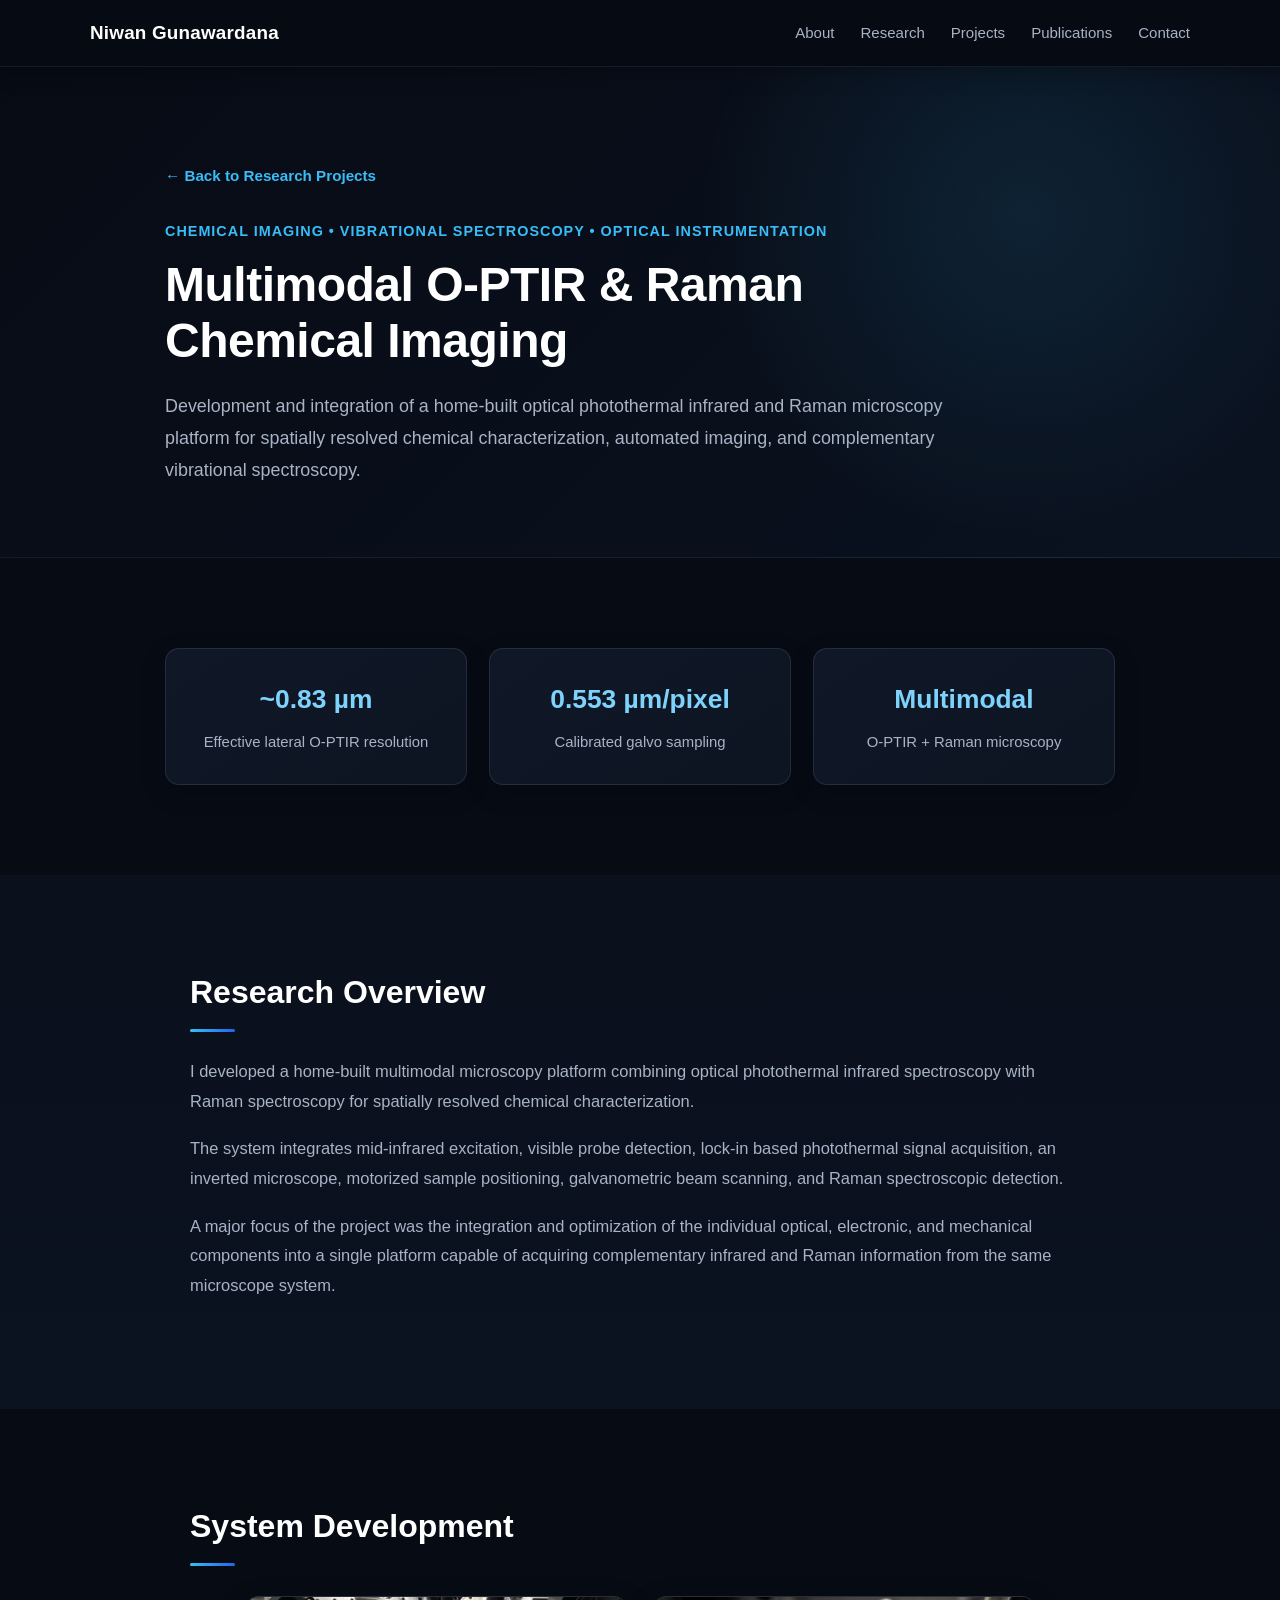
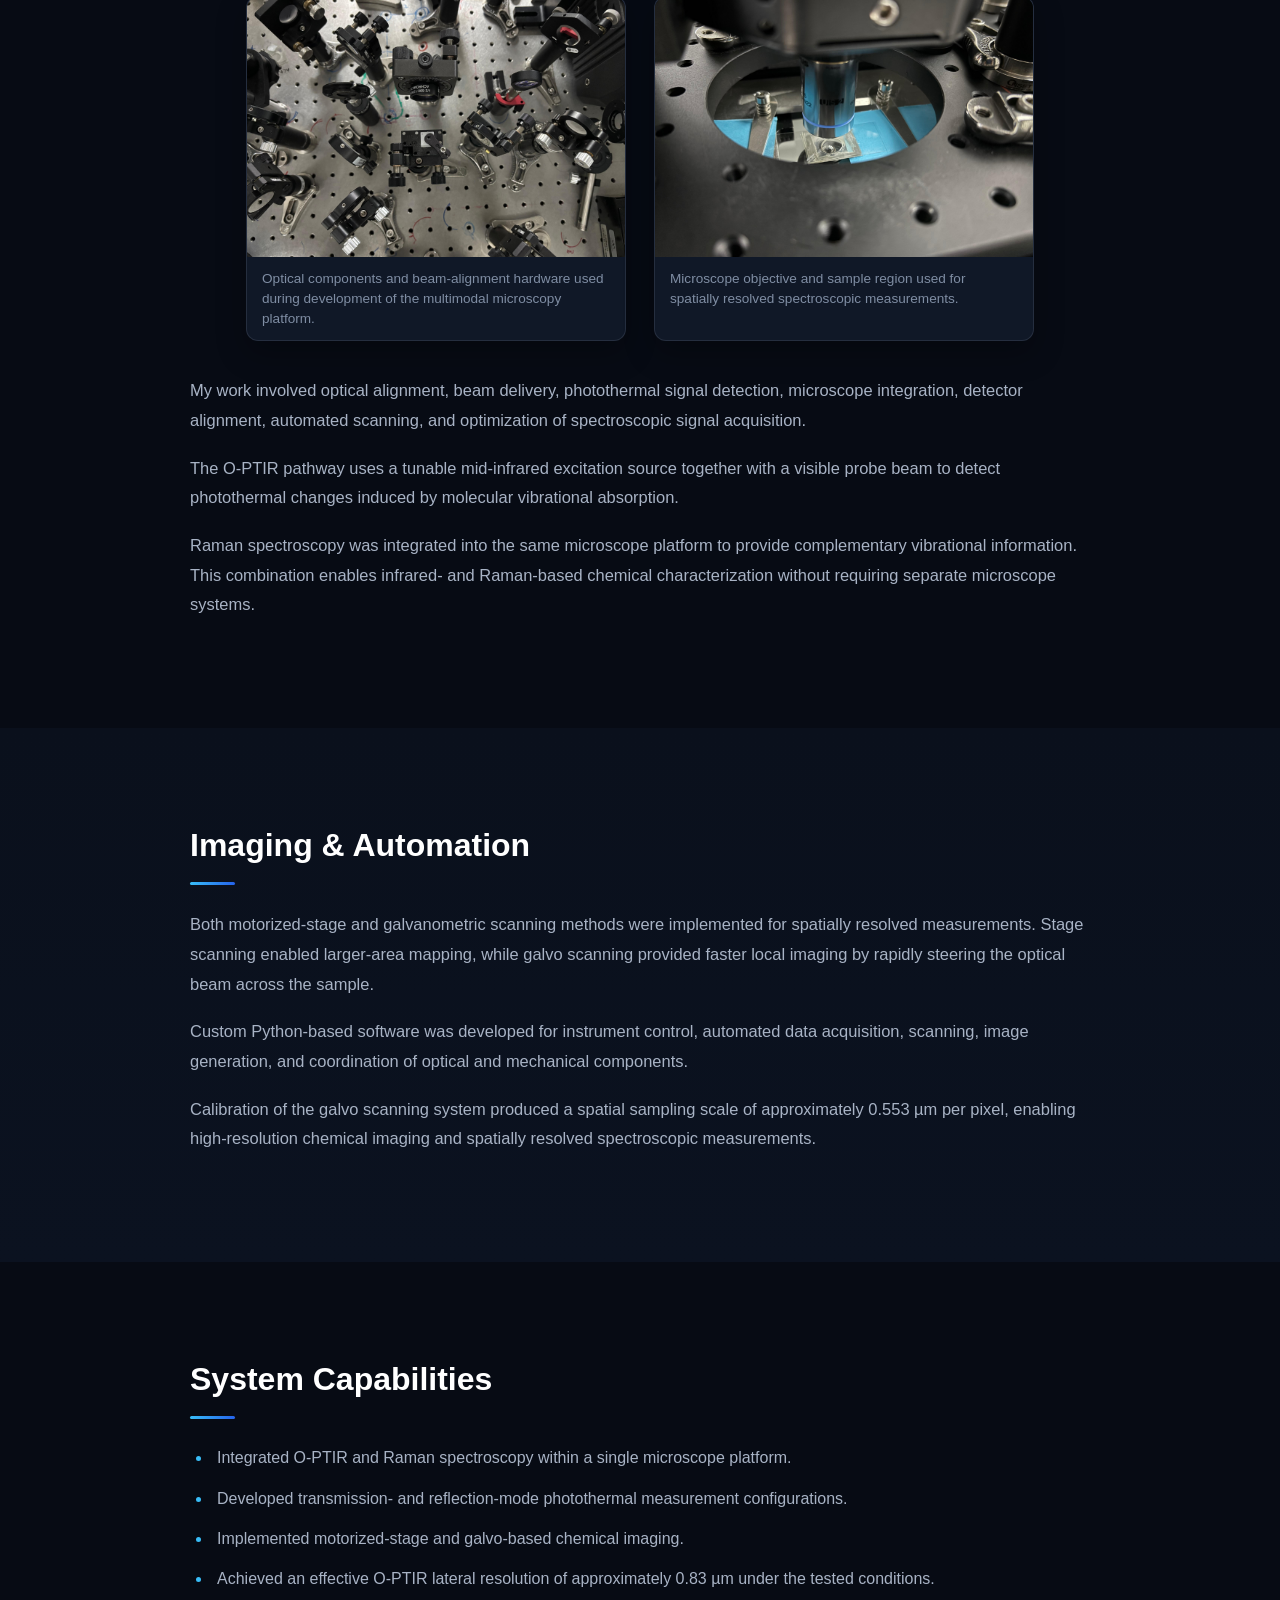
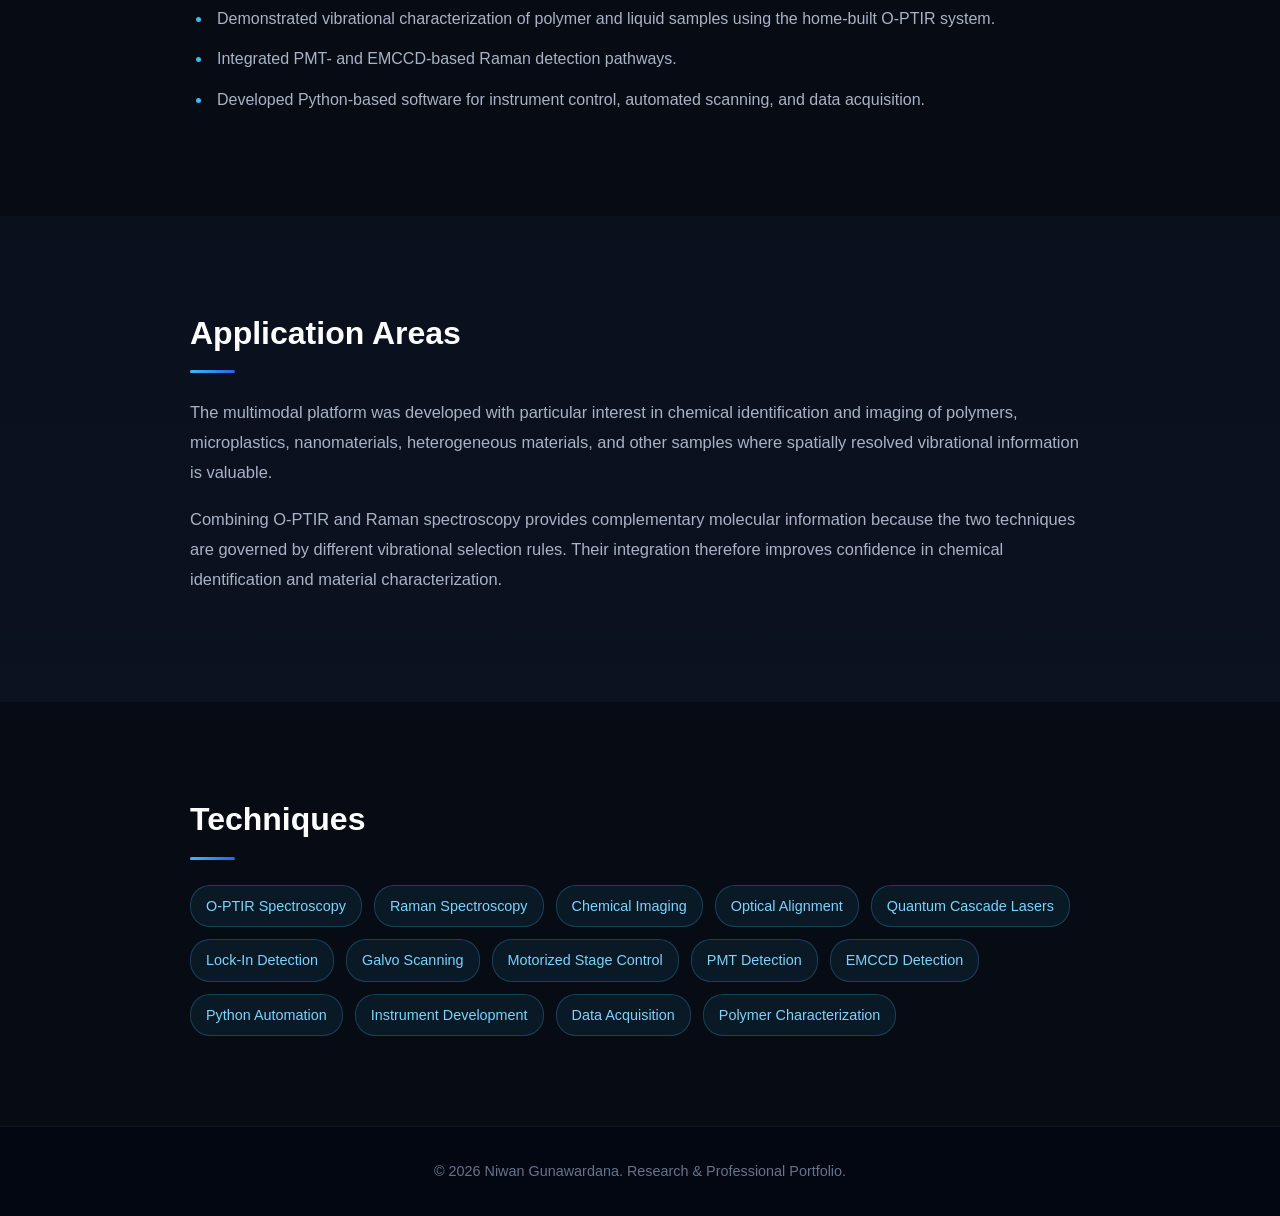
<file: projects/optir-raman.html>
<!DOCTYPE html>
<html lang="en">

<head>

  <!-- Google Analytics -->
  <script async src="https://www.googletagmanager.com/gtag/js?id=G-F298500RY2"></script>

  <script>
    window.dataLayer = window.dataLayer || [];

    function gtag() {
      dataLayer.push(arguments);
    }

    gtag('js', new Date());

    gtag('config', 'G-F298500RY2');
  </script>


  <meta charset="UTF-8">

  <meta
    name="viewport"
    content="width=device-width, initial-scale=1.0"
  >

  <title>
    Multimodal O-PTIR (Optical Photothermal Infrared) & Raman Chemical Imaging | Niwan Gunawardana
  </title>

  <meta
    name="description"
    content="Development of a home-built multimodal O-PTIR and Raman microscopy platform for high-resolution chemical imaging and vibrational spectroscopy."
  >

  <link
    rel="stylesheet"
    href="../style.css"
  >

</head>


<body>


<!-- ========================================
     NAVIGATION
========================================= -->

<nav>

  <div class="nav-container">

    <a
      href="../index.html"
      class="logo"
    >
      Niwan Gunawardana
    </a>


    <div class="nav-links">

      <a href="../index.html#about">
        About
      </a>

      <a href="../index.html#research">
        Research
      </a>

      <a href="../index.html#projects">
        Projects
      </a>

      <a href="../index.html#publications">
        Publications
      </a>

      <a href="../index.html#contact">
        Contact
      </a>

    </div>

  </div>

</nav>



<!-- ========================================
     PROJECT HERO
========================================= -->

<section class="project-hero">

  <div class="container">

    <a
      href="../index.html#projects"
      class="project-back"
    >
      ← Back to Research Projects
    </a>


    <p class="project-category">
      Chemical Imaging • Vibrational Spectroscopy • Optical Instrumentation
    </p>


    <h1>
      Multimodal O-PTIR &amp; Raman Chemical Imaging
    </h1>


    <p class="project-intro">

      Development and integration of a home-built optical
      photothermal infrared and Raman microscopy platform for
      spatially resolved chemical characterization, automated
      imaging, and complementary vibrational spectroscopy.

    </p>

  </div>

</section>



<!-- ========================================
     PROJECT HIGHLIGHTS
========================================= -->

<section>

  <div class="container">

    <div class="project-stats">


      <div class="stat">

        <span class="stat-number">
          ~0.83 µm
        </span>

        <span class="stat-label">
          Effective lateral O-PTIR resolution
        </span>

      </div>


      <div class="stat">

        <span class="stat-number">
          0.553 µm/pixel
        </span>

        <span class="stat-label">
          Calibrated galvo sampling
        </span>

      </div>


      <div class="stat">

        <span class="stat-number">
          Multimodal
        </span>

        <span class="stat-label">
          O-PTIR + Raman microscopy
        </span>

      </div>


    </div>

  </div>

</section>



<!-- ========================================
     RESEARCH OVERVIEW
========================================= -->

<section class="research">

  <div class="container project-content">

    <h2>
      Research Overview
    </h2>


    <p>

      I developed a home-built multimodal microscopy platform
      combining optical photothermal infrared spectroscopy
      with Raman spectroscopy for spatially resolved chemical
      characterization.

    </p>


    <p>

      The system integrates mid-infrared excitation, visible
      probe detection, lock-in based photothermal signal
      acquisition, an inverted microscope, motorized sample
      positioning, galvanometric beam scanning, and Raman
      spectroscopic detection.

    </p>


    <p>

      A major focus of the project was the integration and
      optimization of the individual optical, electronic, and
      mechanical components into a single platform capable of
      acquiring complementary infrared and Raman information
      from the same microscope system.

    </p>

  </div>

</section>



<!-- ========================================
     SYSTEM DEVELOPMENT
========================================= -->

<section>

  <div class="container project-content">

    <h2>
      System Development
    </h2>


    <div class="optir-photo-grid">


      <figure class="optir-photo">

        <img
          src="../assets/images/projects/optir-raman/optir-setup-overview.jpg"
          alt="Optical components and alignment hardware used in the development of the O-PTIR and Raman microscopy system"
        >

        <figcaption>
          Optical components and beam-alignment hardware used
          during development of the multimodal microscopy platform.
        </figcaption>

      </figure>


      <figure class="optir-photo">

        <img
          src="../assets/images/projects/optir-raman/optir-microscope-closeup.jpg"
          alt="Microscope objective and sample region used for O-PTIR and Raman measurements"
        >

        <figcaption>
          Microscope objective and sample region used for
          spatially resolved spectroscopic measurements.
        </figcaption>

      </figure>


    </div>


    <div class="optir-work-summary">

      <p>

        My work involved optical alignment, beam delivery,
        photothermal signal detection, microscope integration,
        detector alignment, automated scanning, and optimization
        of spectroscopic signal acquisition.

      </p>


      <p>

        The O-PTIR pathway uses a tunable mid-infrared excitation
        source together with a visible probe beam to detect
        photothermal changes induced by molecular vibrational
        absorption.

      </p>


      <p>

        Raman spectroscopy was integrated into the same microscope
        platform to provide complementary vibrational information.
        This combination enables infrared- and Raman-based chemical
        characterization without requiring separate microscope
        systems.

      </p>

    </div>

  </div>

</section>



<!-- ========================================
     IMAGING & AUTOMATION
========================================= -->

<section class="research">

  <div class="container project-content">

    <h2>
      Imaging &amp; Automation
    </h2>


    <p>

      Both motorized-stage and galvanometric scanning methods
      were implemented for spatially resolved measurements.
      Stage scanning enabled larger-area mapping, while galvo
      scanning provided faster local imaging by rapidly steering
      the optical beam across the sample.

    </p>


    <p>

      Custom Python-based software was developed for instrument
      control, automated data acquisition, scanning, image
      generation, and coordination of optical and mechanical
      components.

    </p>


    <p>

      Calibration of the galvo scanning system produced a
      spatial sampling scale of approximately 0.553 µm per pixel,
      enabling high-resolution chemical imaging and spatially
      resolved spectroscopic measurements.

    </p>

  </div>

</section>



<!-- ========================================
     SYSTEM CAPABILITIES
========================================= -->

<section>

  <div class="container project-content">

    <h2>
      System Capabilities
    </h2>


    <ul class="project-findings">

      <li>
        Integrated O-PTIR and Raman spectroscopy within a
        single microscope platform.
      </li>

      <li>
        Developed transmission- and reflection-mode
        photothermal measurement configurations.
      </li>

      <li>
        Implemented motorized-stage and galvo-based
        chemical imaging.
      </li>

      <li>
        Achieved an effective O-PTIR lateral resolution of
        approximately 0.83 µm under the tested conditions.
      </li>

      <li>
        Demonstrated vibrational characterization of polymer
        and liquid samples using the home-built O-PTIR system.
      </li>

      <li>
        Integrated PMT- and EMCCD-based Raman detection
        pathways.
      </li>

      <li>
        Developed Python-based software for instrument
        control, automated scanning, and data acquisition.
      </li>

    </ul>

  </div>

</section>



<!-- ========================================
     APPLICATION AREAS
========================================= -->

<section class="research">

  <div class="container project-content">

    <h2>
      Application Areas
    </h2>


    <p>

      The multimodal platform was developed with particular
      interest in chemical identification and imaging of
      polymers, microplastics, nanomaterials, heterogeneous
      materials, and other samples where spatially resolved
      vibrational information is valuable.

    </p>


    <p>

      Combining O-PTIR and Raman spectroscopy provides
      complementary molecular information because the two
      techniques are governed by different vibrational
      selection rules. Their integration therefore improves
      confidence in chemical identification and material
      characterization.

    </p>

  </div>

</section>



<!-- ========================================
     TECHNIQUES
========================================= -->

<section>

  <div class="container project-content">

    <h2>
      Techniques
    </h2>


    <div class="tech-tags">

      <span>O-PTIR Spectroscopy</span>

      <span>Raman Spectroscopy</span>

      <span>Chemical Imaging</span>

      <span>Optical Alignment</span>

      <span>Quantum Cascade Lasers</span>

      <span>Lock-In Detection</span>

      <span>Galvo Scanning</span>

      <span>Motorized Stage Control</span>

      <span>PMT Detection</span>

      <span>EMCCD Detection</span>

      <span>Python Automation</span>

      <span>Instrument Development</span>

      <span>Data Acquisition</span>

      <span>Polymer Characterization</span>

    </div>

  </div>

</section>



<!-- ========================================
     FOOTER
========================================= -->

<footer>

  <p>
    © 2026 Niwan Gunawardana.
    Research &amp; Professional Portfolio.
  </p>

</footer>


</body>

</html>
</file>
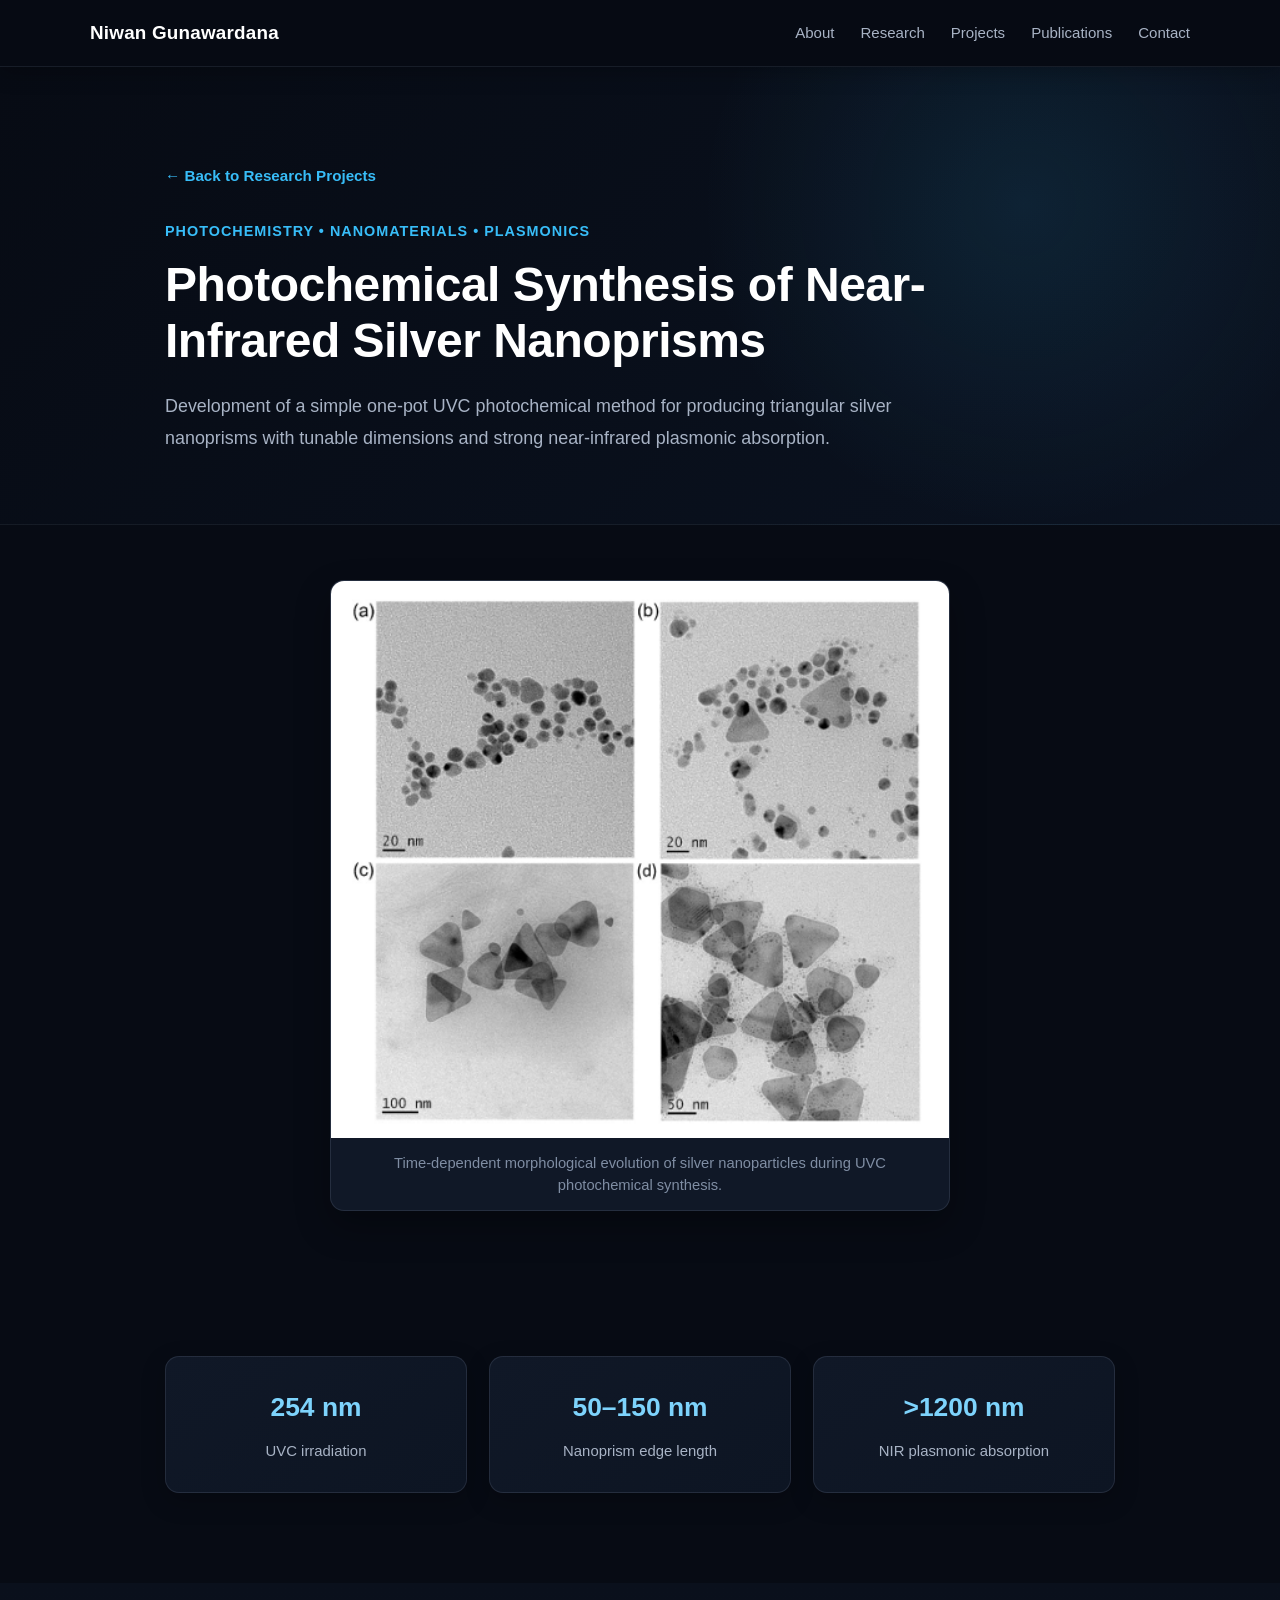
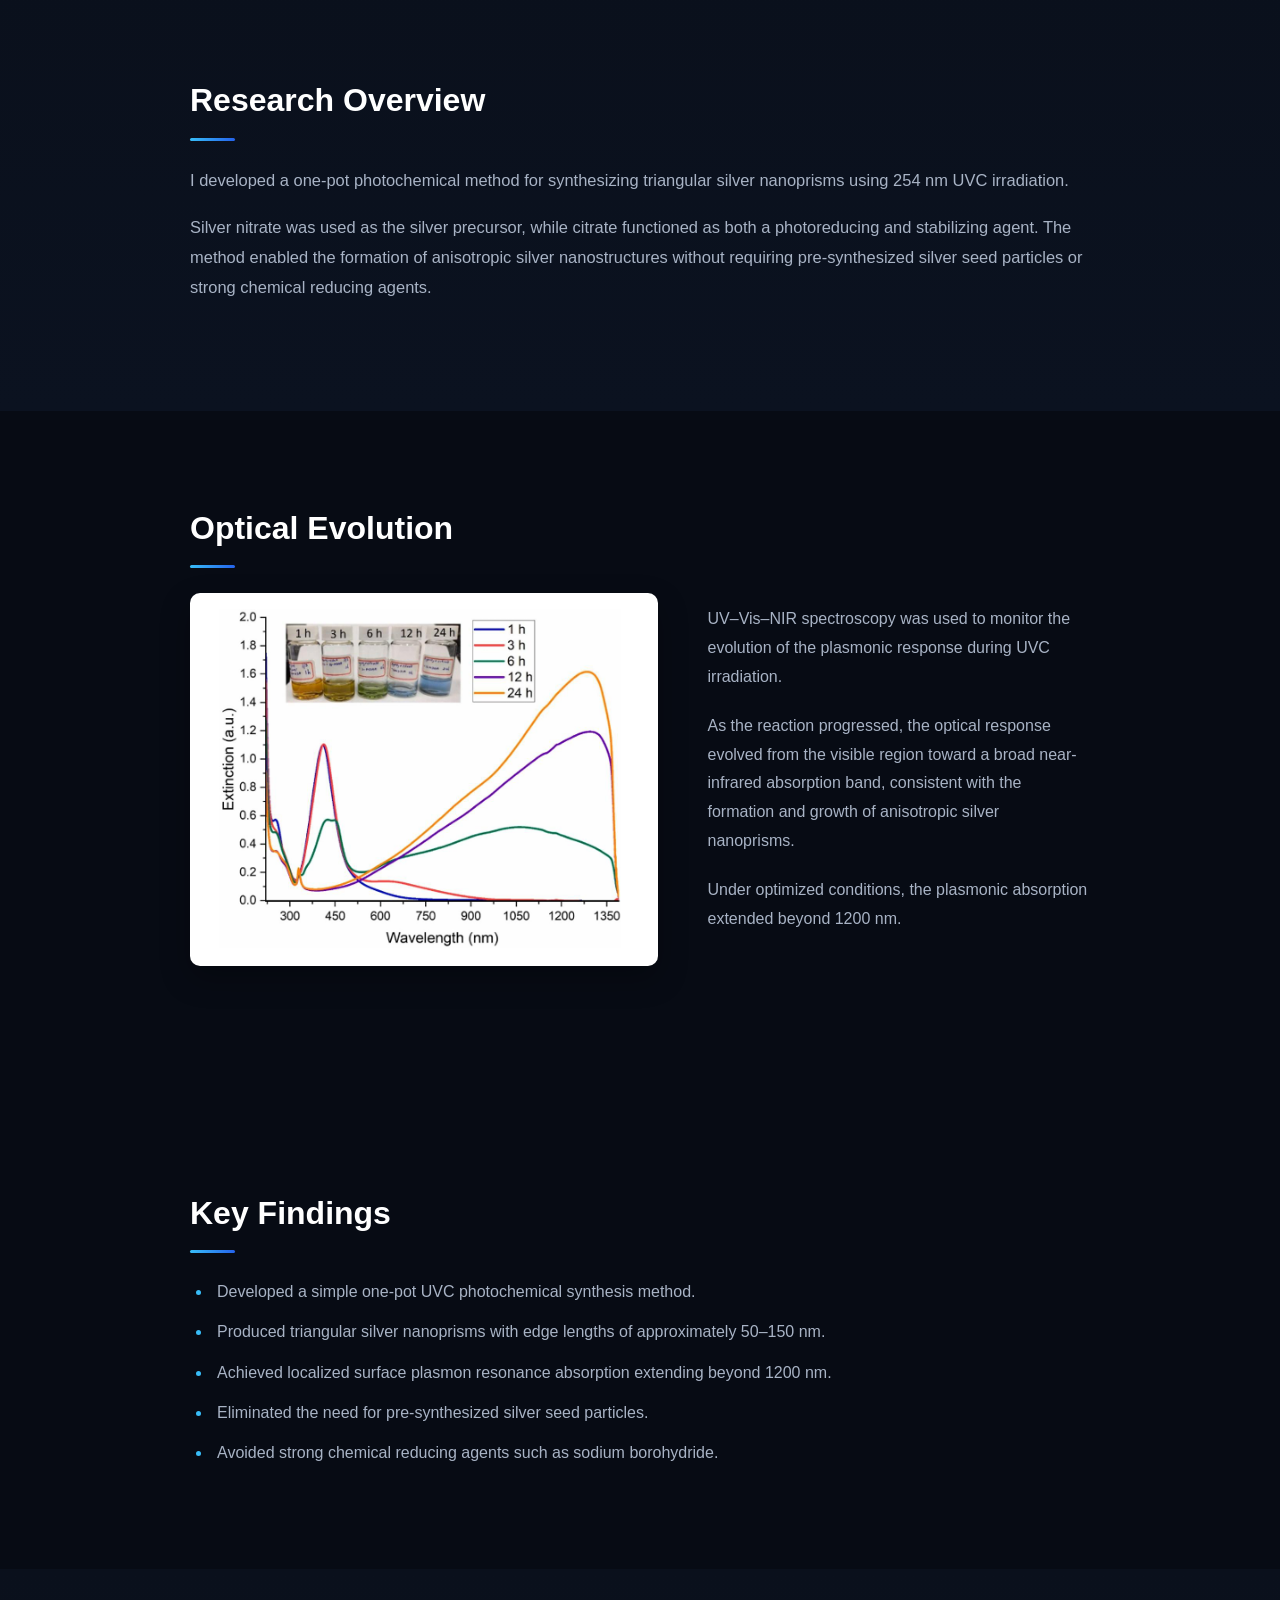
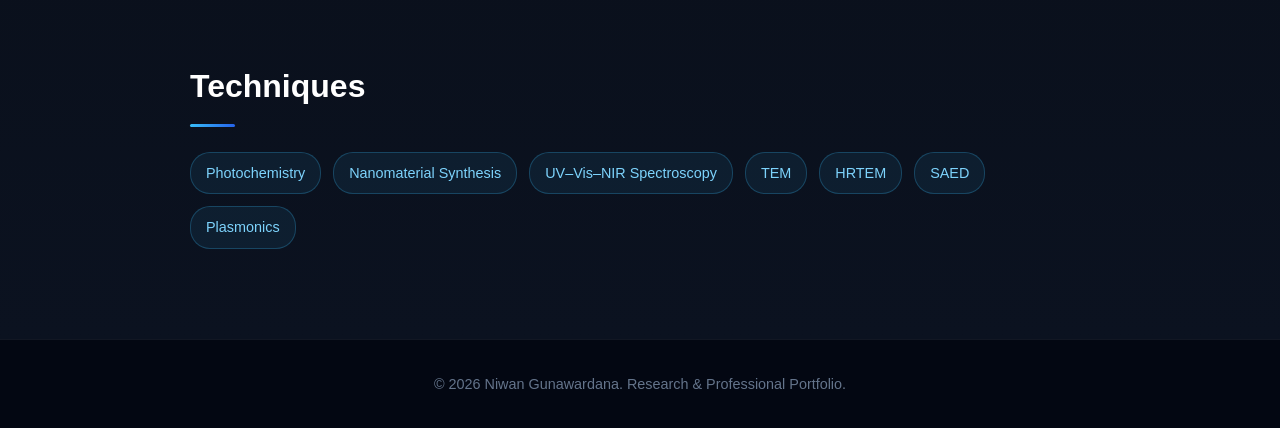
<file: projects/silver-nanoprisms.html>
<!DOCTYPE html>
<html lang="en">

<head>

  <!-- Google Analytics -->
  <script async src="https://www.googletagmanager.com/gtag/js?id=G-F298500RY2"></script>

  <script>
    window.dataLayer = window.dataLayer || [];

    function gtag() {
      dataLayer.push(arguments);
    }

    gtag('js', new Date());

    gtag('config', 'G-F298500RY2');
  </script>


  <meta charset="UTF-8">

  <meta
    name="viewport"
    content="width=device-width, initial-scale=1.0"
  >

  <title>
    Silver Nanoprisms | Niwan Gunawardana
  </title>

  <meta
    name="description"
    content="Photochemical synthesis of near-infrared absorbing triangular silver nanoprisms using UVC irradiation."
  >

  <!-- We are inside the projects folder,
       therefore ../ is required -->

  <link
    rel="stylesheet"
    href="../style.css"
  >

</head>


<body>


<!-- ========================================
     NAVIGATION
========================================= -->

<nav>

  <div class="nav-container">

    <a
      href="../index.html"
      class="logo"
    >
      Niwan Gunawardana
    </a>


    <div class="nav-links">

      <a href="../index.html#about">
        About
      </a>

      <a href="../index.html#research">
        Research
      </a>

      <a href="../index.html#projects">
        Projects
      </a>

      <a href="../index.html#publications">
        Publications
      </a>

      <a href="../index.html#contact">
        Contact
      </a>

    </div>

  </div>

</nav>



<!-- ========================================
     PROJECT HERO
========================================= -->

<section class="project-hero">

  <div class="container">

    <a
      href="../index.html#projects"
      class="project-back"
    >
      ← Back to Research Projects
    </a>


    <p class="project-category">
      Photochemistry • Nanomaterials • Plasmonics
    </p>


    <h1>
      Photochemical Synthesis of
      Near-Infrared Silver Nanoprisms
    </h1>


    <p class="project-intro">

      Development of a simple one-pot UVC photochemical
      method for producing triangular silver nanoprisms
      with tunable dimensions and strong near-infrared
      plasmonic absorption.

    </p>

  </div>

</section>
<!-- ========================================
     MAIN PROJECT IMAGE
========================================= -->

<section class="project-visual-section">

  <div class="container">

    <figure class="project-main-figure">

      <img
        src="../assets/images/projects/silver-nanoprisms/silver-tem.png"
        alt="TEM images showing time-dependent formation of silver nanoprisms under UVC irradiation"
      >

      <figcaption>
        Time-dependent morphological evolution of silver nanoparticles
        during UVC photochemical synthesis.
      </figcaption>

    </figure>

  </div>

</section>


<!-- ========================================
     PROJECT HIGHLIGHTS
========================================= -->

<section>

  <div class="container">


    <div class="project-stats">

      <div class="stat">

        <span class="stat-number">
          254 nm
        </span>

        <span class="stat-label">
          UVC irradiation
        </span>

      </div>


      <div class="stat">

        <span class="stat-number">
          50–150 nm
        </span>

        <span class="stat-label">
          Nanoprism edge length
        </span>

      </div>


      <div class="stat">

        <span class="stat-number">
          &gt;1200 nm
        </span>

        <span class="stat-label">
          NIR plasmonic absorption
        </span>

      </div>

    </div>


  </div>

</section>



<!-- ========================================
     RESEARCH OVERVIEW
========================================= -->

<section class="research">

  <div class="container project-content">


    <h2>
      Research Overview
    </h2>


    <p>

      I developed a one-pot photochemical method for
      synthesizing triangular silver nanoprisms using
      254 nm UVC irradiation.

    </p>


    <p>

      Silver nitrate was used as the silver precursor,
      while citrate functioned as both a photoreducing
      and stabilizing agent. The method enabled the
      formation of anisotropic silver nanostructures
      without requiring pre-synthesized silver seed
      particles or strong chemical reducing agents.

    </p>


  </div>

</section>

<!-- ========================================
     OPTICAL EVOLUTION
========================================= -->

<section>

  <div class="container project-content">

    <h2>
      Optical Evolution
    </h2>

    <div class="optical-evolution-grid">

      <div class="optical-evolution-image">

        <img
          src="../assets/images/projects/silver-nanoprisms/silver-uvvis.png"
          alt="UV-Vis-NIR spectra showing the optical evolution of silver nanoparticles during UVC irradiation"
        >

      </div>

      <div class="optical-evolution-text">

        <p>
          UV–Vis–NIR spectroscopy was used to monitor the
          evolution of the plasmonic response during UVC
          irradiation.
        </p>

        <p>
          As the reaction progressed, the optical response
          evolved from the visible region toward a broad
          near-infrared absorption band, consistent with the
          formation and growth of anisotropic silver nanoprisms.
        </p>

        <p>
          Under optimized conditions, the plasmonic absorption
          extended beyond 1200 nm.
        </p>

      </div>

    </div>

  </div>

</section>

<!-- ========================================
     KEY FINDINGS
========================================= -->

<section>

  <div class="container project-content">


    <h2>
      Key Findings
    </h2>


    <ul class="project-findings">

      <li>
        Developed a simple one-pot UVC photochemical
        synthesis method.
      </li>

      <li>
        Produced triangular silver nanoprisms with
        edge lengths of approximately 50–150 nm.
      </li>

      <li>
        Achieved localized surface plasmon resonance
        absorption extending beyond 1200 nm.
      </li>

      <li>
        Eliminated the need for pre-synthesized
        silver seed particles.
      </li>

      <li>
        Avoided strong chemical reducing agents such
        as sodium borohydride.
      </li>

    </ul>


  </div>

</section>



<!-- ========================================
     TECHNIQUES
========================================= -->

<section class="research">

  <div class="container project-content">


    <h2>
      Techniques
    </h2>


    <div class="tech-tags">

      <span>Photochemistry</span>

      <span>Nanomaterial Synthesis</span>

      <span>UV–Vis–NIR Spectroscopy</span>

      <span>TEM</span>

      <span>HRTEM</span>

      <span>SAED</span>

      <span>Plasmonics</span>

    </div>


  </div>

</section>



<!-- ========================================
     FOOTER
========================================= -->

<footer>

  <p>
    © 2026 Niwan Gunawardana.
    Research &amp; Professional Portfolio.
  </p>

</footer>


</body>

</html>
</file>
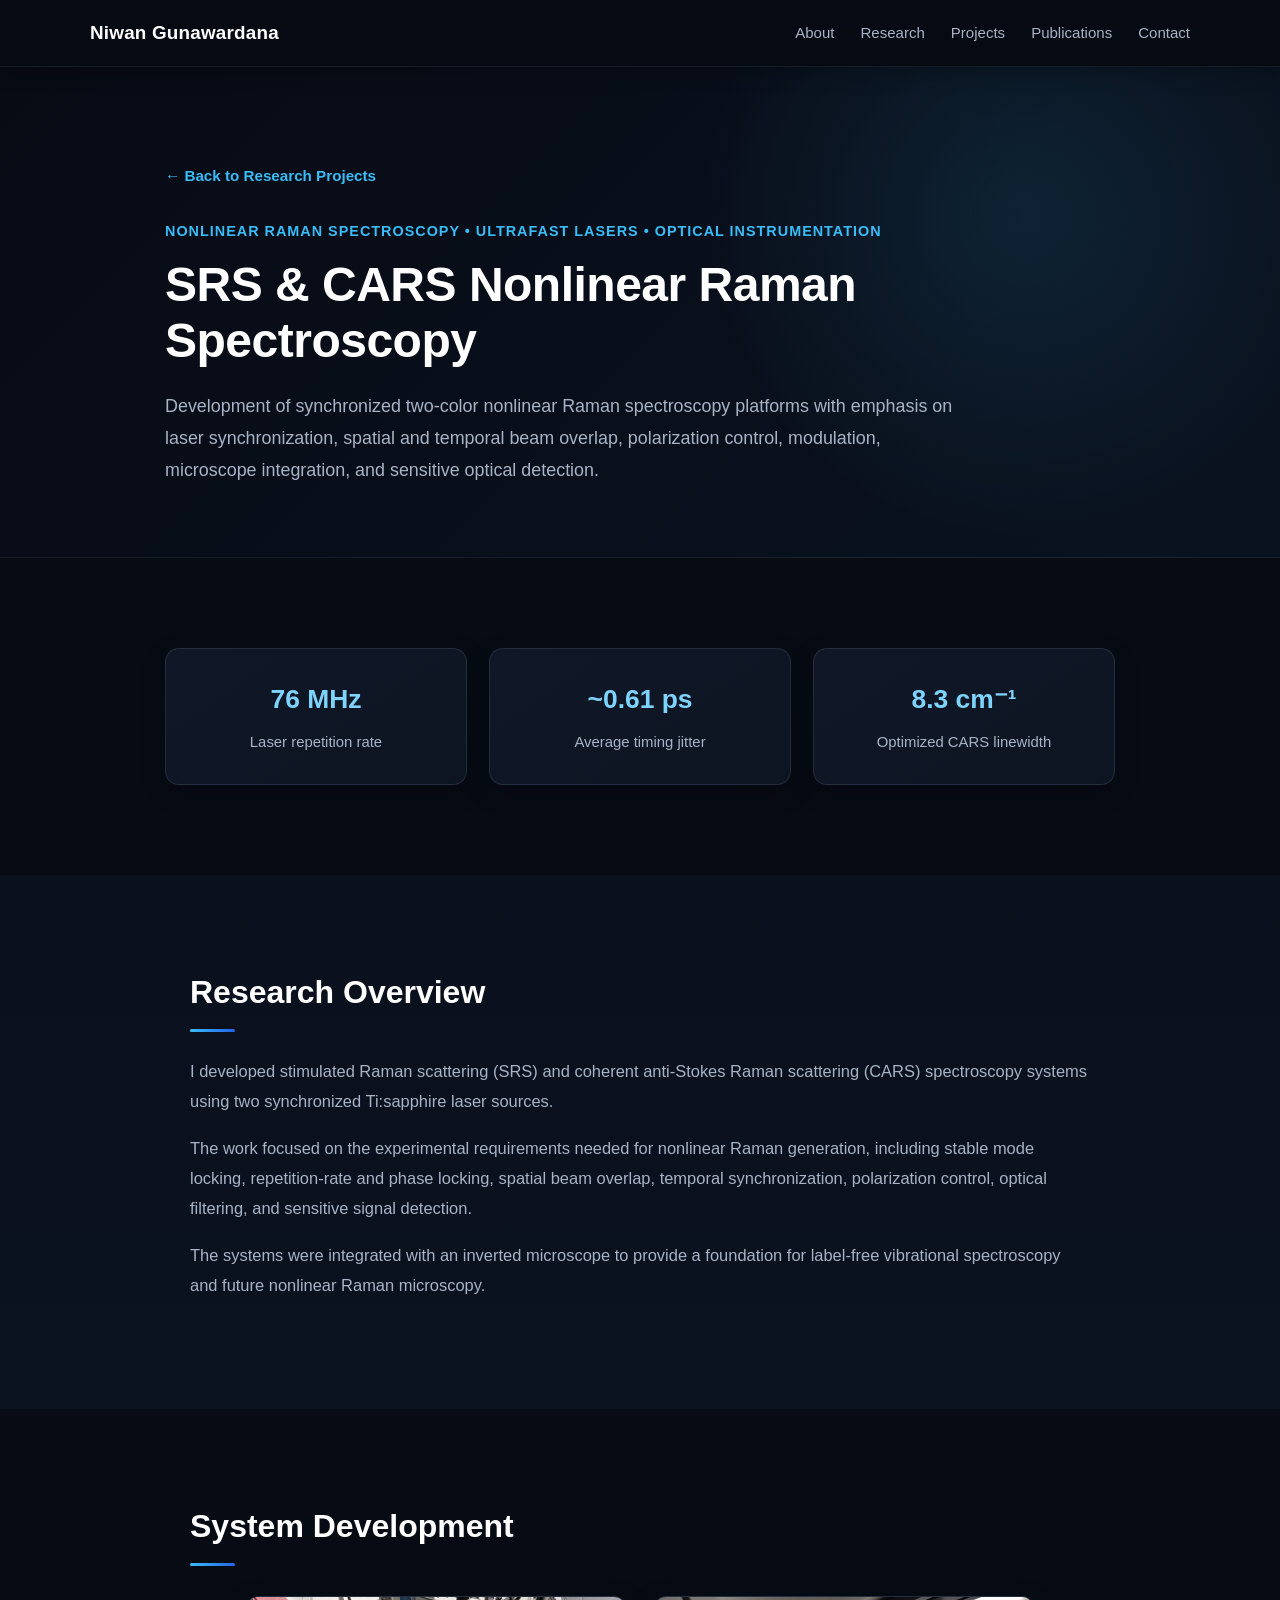
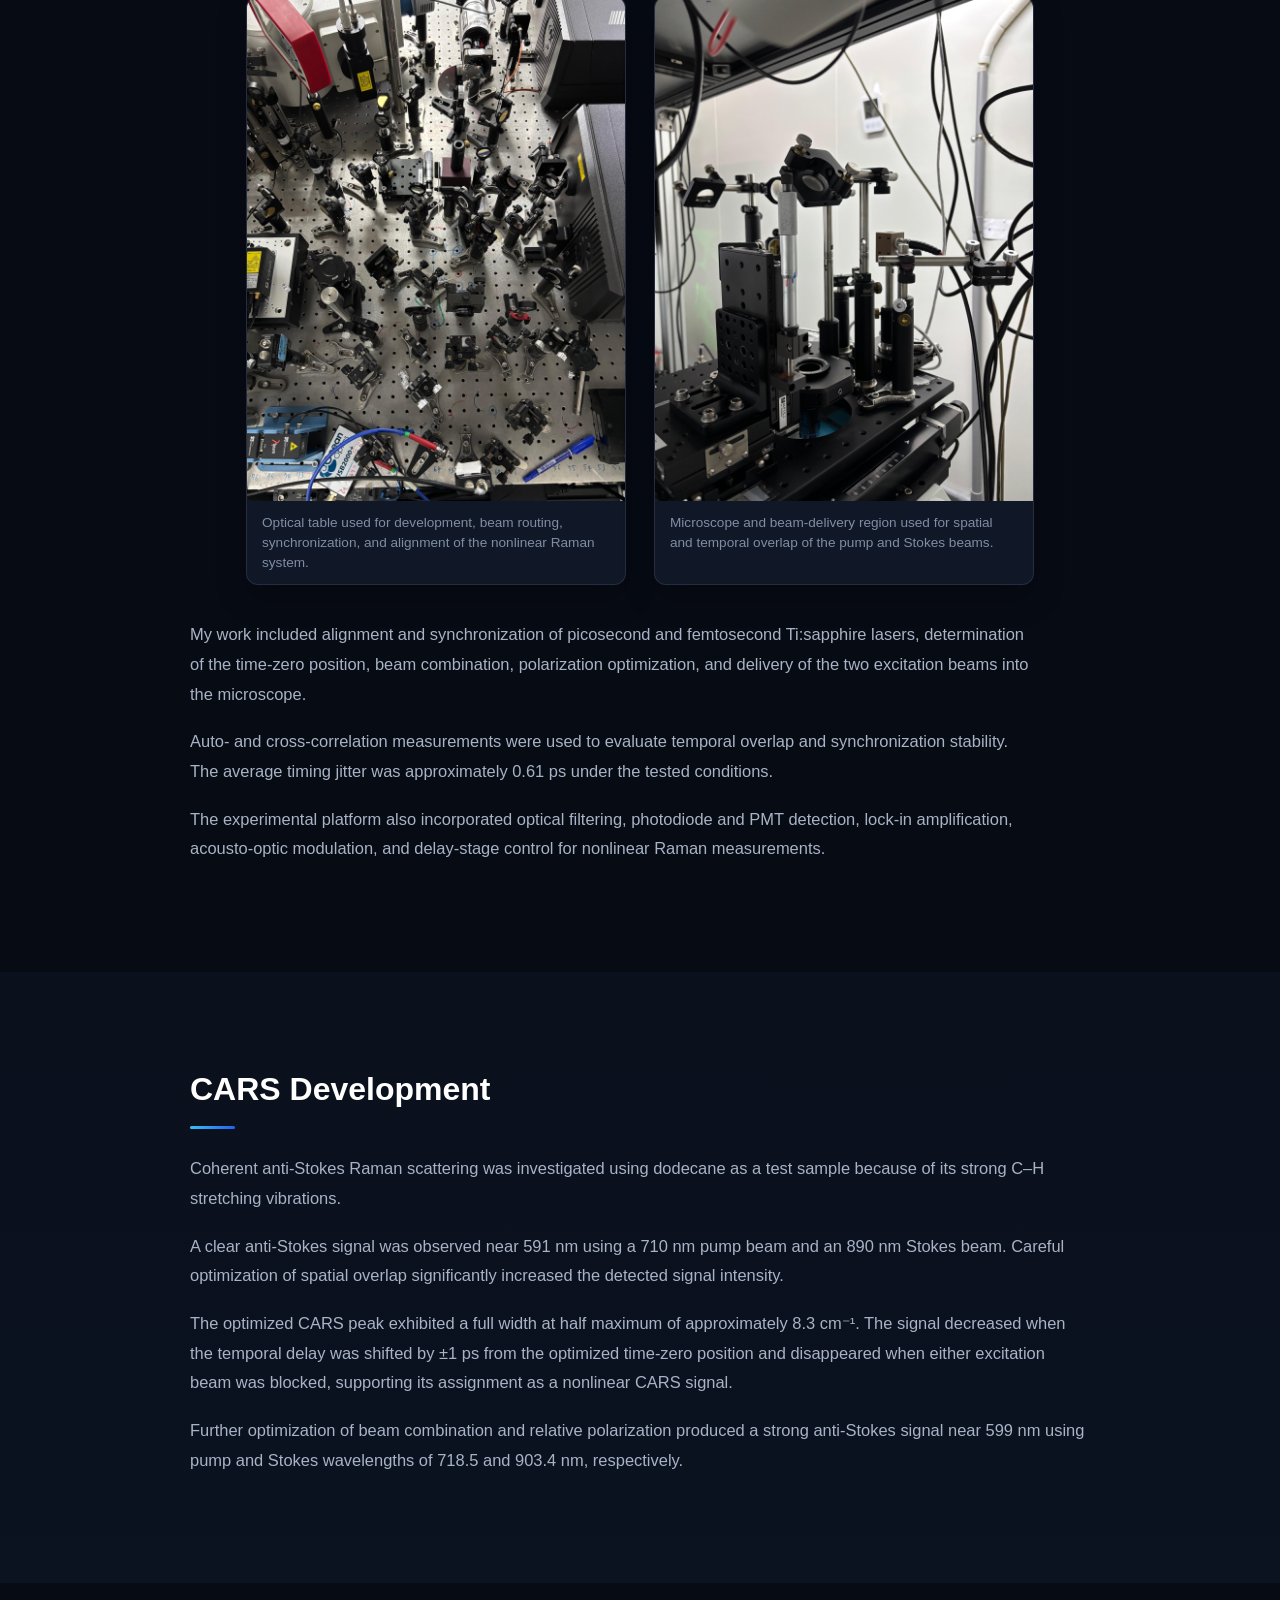
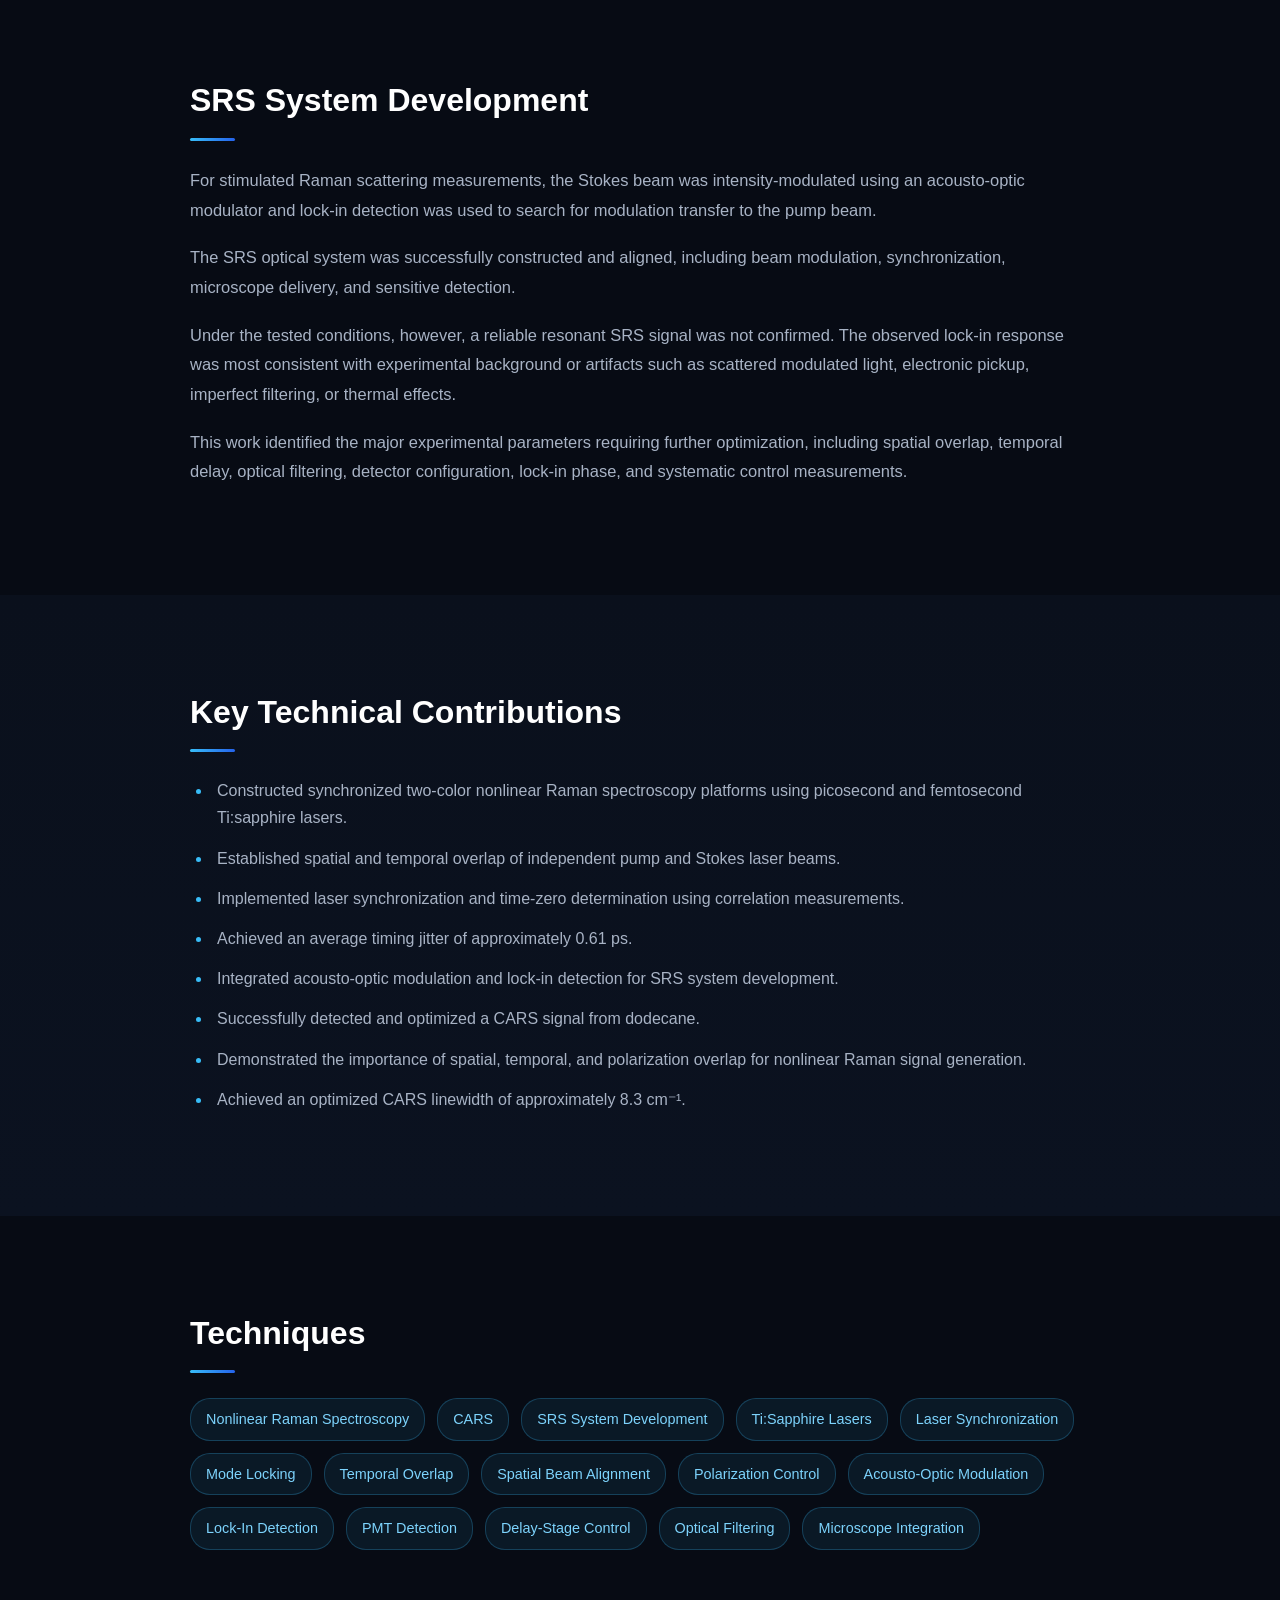
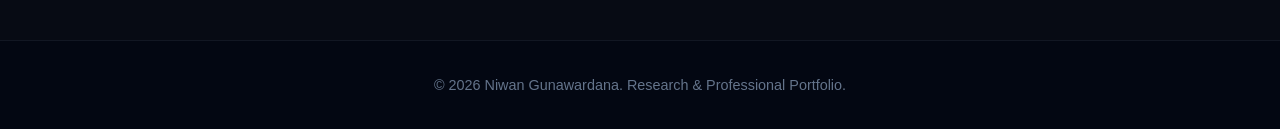
<file: projects/srs-cars.html>
<!DOCTYPE html>
<html lang="en">

<head>

  <!-- Google Analytics -->
  <script async src="https://www.googletagmanager.com/gtag/js?id=G-F298500RY2"></script>

  <script>
    window.dataLayer = window.dataLayer || [];

    function gtag() {
      dataLayer.push(arguments);
    }

    gtag('js', new Date());

    gtag('config', 'G-F298500RY2');
  </script>


  <meta charset="UTF-8">

  <meta
    name="viewport"
    content="width=device-width, initial-scale=1.0"
  >

  <title>
    SRS & CARS Nonlinear Raman Spectroscopy | Niwan Gunawardana
  </title>

  <meta
    name="description"
    content="Development of synchronized two-color nonlinear Raman spectroscopy systems with emphasis on SRS and CARS, laser synchronization, beam overlap, modulation, polarization control, and sensitive detection."
  >

  <link
    rel="stylesheet"
    href="../style.css"
  >

</head>


<body>


<!-- ========================================
     NAVIGATION
========================================= -->

<nav>

  <div class="nav-container">

    <a
      href="../index.html"
      class="logo"
    >
      Niwan Gunawardana
    </a>

    <div class="nav-links">

      <a href="../index.html#about">
        About
      </a>

      <a href="../index.html#research">
        Research
      </a>

      <a href="../index.html#projects">
        Projects
      </a>

      <a href="../index.html#publications">
        Publications
      </a>

      <a href="../index.html#contact">
        Contact
      </a>

    </div>

  </div>

</nav>



<!-- ========================================
     PROJECT HERO
========================================= -->

<section class="project-hero">

  <div class="container">

    <a
      href="../index.html#projects"
      class="project-back"
    >
      ← Back to Research Projects
    </a>

    <p class="project-category">
      Nonlinear Raman Spectroscopy • Ultrafast Lasers • Optical Instrumentation
    </p>

    <h1>
      SRS &amp; CARS Nonlinear Raman Spectroscopy
    </h1>

    <p class="project-intro">

      Development of synchronized two-color nonlinear Raman
      spectroscopy platforms with emphasis on laser synchronization,
      spatial and temporal beam overlap, polarization control,
      modulation, microscope integration, and sensitive optical detection.

    </p>

  </div>

</section>



<!-- ========================================
     PROJECT HIGHLIGHTS
========================================= -->

<section>

  <div class="container">

    <div class="project-stats">


      <div class="stat">

        <span class="stat-number">
          76 MHz
        </span>

        <span class="stat-label">
          Laser repetition rate
        </span>

      </div>


      <div class="stat">

        <span class="stat-number">
          ~0.61 ps
        </span>

        <span class="stat-label">
          Average timing jitter
        </span>

      </div>


      <div class="stat">

        <span class="stat-number">
          8.3 cm⁻¹
        </span>

        <span class="stat-label">
          Optimized CARS linewidth
        </span>

      </div>


    </div>

  </div>

</section>



<!-- ========================================
     RESEARCH OVERVIEW
========================================= -->

<section class="research">

  <div class="container project-content">

    <h2>
      Research Overview
    </h2>

    <p>

      I developed stimulated Raman scattering (SRS) and
      coherent anti-Stokes Raman scattering (CARS)
      spectroscopy systems using two synchronized
      Ti:sapphire laser sources.

    </p>

    <p>

      The work focused on the experimental requirements
      needed for nonlinear Raman generation, including
      stable mode locking, repetition-rate and phase locking,
      spatial beam overlap, temporal synchronization,
      polarization control, optical filtering, and sensitive
      signal detection.

    </p>

    <p>

      The systems were integrated with an inverted microscope
      to provide a foundation for label-free vibrational
      spectroscopy and future nonlinear Raman microscopy.

    </p>

  </div>

</section>



<!-- ========================================
     SYSTEM DEVELOPMENT
========================================= -->

<section>

  <div class="container project-content">

    <h2>
      System Development
    </h2>


    <div class="srs-cars-photo-grid">


      <figure class="srs-cars-photo">

        <img
          src="../assets/images/projects/srs-cars/srs-cars-optical-table.jpg"
          alt="Optical table used for development of synchronized nonlinear Raman spectroscopy systems"
        >

        <figcaption>
          Optical table used for development, beam routing,
          synchronization, and alignment of the nonlinear Raman system.
        </figcaption>

      </figure>


      <figure class="srs-cars-photo">

        <img
          src="../assets/images/projects/srs-cars/srs-cars-microscope.jpg"
          alt="Microscope and beam-delivery region used for nonlinear Raman spectroscopy"
        >

        <figcaption>
          Microscope and beam-delivery region used for spatial
          and temporal overlap of the pump and Stokes beams.
        </figcaption>

      </figure>


    </div>


    <div class="srs-cars-work-summary">

      <p>

        My work included alignment and synchronization of
        picosecond and femtosecond Ti:sapphire lasers,
        determination of the time-zero position, beam
        combination, polarization optimization, and delivery
        of the two excitation beams into the microscope.

      </p>

      <p>

        Auto- and cross-correlation measurements were used to
        evaluate temporal overlap and synchronization stability.
        The average timing jitter was approximately 0.61 ps
        under the tested conditions.

      </p>

      <p>

        The experimental platform also incorporated optical
        filtering, photodiode and PMT detection, lock-in
        amplification, acousto-optic modulation, and delay-stage
        control for nonlinear Raman measurements.

      </p>

    </div>

  </div>

</section>



<!-- ========================================
     CARS DEVELOPMENT
========================================= -->

<section class="research">

  <div class="container project-content">

    <h2>
      CARS Development
    </h2>

    <p>

      Coherent anti-Stokes Raman scattering was investigated
      using dodecane as a test sample because of its strong
      C–H stretching vibrations.

    </p>

    <p>

      A clear anti-Stokes signal was observed near 591 nm
      using a 710 nm pump beam and an 890 nm Stokes beam.
      Careful optimization of spatial overlap significantly
      increased the detected signal intensity.

    </p>

    <p>

      The optimized CARS peak exhibited a full width at
      half maximum of approximately 8.3 cm⁻¹. The signal
      decreased when the temporal delay was shifted by ±1 ps
      from the optimized time-zero position and disappeared
      when either excitation beam was blocked, supporting its
      assignment as a nonlinear CARS signal.

    </p>

    <p>

      Further optimization of beam combination and relative
      polarization produced a strong anti-Stokes signal near
      599 nm using pump and Stokes wavelengths of 718.5 and
      903.4 nm, respectively.

    </p>

  </div>

</section>



<!-- ========================================
     SRS DEVELOPMENT
========================================= -->

<section>

  <div class="container project-content">

    <h2>
      SRS System Development
    </h2>

    <p>

      For stimulated Raman scattering measurements, the Stokes
      beam was intensity-modulated using an acousto-optic
      modulator and lock-in detection was used to search for
      modulation transfer to the pump beam.

    </p>

    <p>

      The SRS optical system was successfully constructed and
      aligned, including beam modulation, synchronization,
      microscope delivery, and sensitive detection.

    </p>

    <p>

      Under the tested conditions, however, a reliable resonant
      SRS signal was not confirmed. The observed lock-in
      response was most consistent with experimental background
      or artifacts such as scattered modulated light, electronic
      pickup, imperfect filtering, or thermal effects.

    </p>

    <p>

      This work identified the major experimental parameters
      requiring further optimization, including spatial overlap,
      temporal delay, optical filtering, detector configuration,
      lock-in phase, and systematic control measurements.

    </p>

  </div>

</section>



<!-- ========================================
     TECHNICAL CONTRIBUTIONS
========================================= -->

<section class="research">

  <div class="container project-content">

    <h2>
      Key Technical Contributions
    </h2>

    <ul class="project-findings">

      <li>
        Constructed synchronized two-color nonlinear Raman
        spectroscopy platforms using picosecond and
        femtosecond Ti:sapphire lasers.
      </li>

      <li>
        Established spatial and temporal overlap of independent
        pump and Stokes laser beams.
      </li>

      <li>
        Implemented laser synchronization and time-zero
        determination using correlation measurements.
      </li>

      <li>
        Achieved an average timing jitter of approximately
        0.61 ps.
      </li>

      <li>
        Integrated acousto-optic modulation and lock-in
        detection for SRS system development.
      </li>

      <li>
        Successfully detected and optimized a CARS signal
        from dodecane.
      </li>

      <li>
        Demonstrated the importance of spatial, temporal, and
        polarization overlap for nonlinear Raman signal
        generation.
      </li>

      <li>
        Achieved an optimized CARS linewidth of approximately
        8.3 cm⁻¹.
      </li>

    </ul>

  </div>

</section>



<!-- ========================================
     TECHNIQUES
========================================= -->

<section>

  <div class="container project-content">

    <h2>
      Techniques
    </h2>

    <div class="tech-tags">

      <span>Nonlinear Raman Spectroscopy</span>

      <span>CARS</span>

      <span>SRS System Development</span>

      <span>Ti:Sapphire Lasers</span>

      <span>Laser Synchronization</span>

      <span>Mode Locking</span>

      <span>Temporal Overlap</span>

      <span>Spatial Beam Alignment</span>

      <span>Polarization Control</span>

      <span>Acousto-Optic Modulation</span>

      <span>Lock-In Detection</span>

      <span>PMT Detection</span>

      <span>Delay-Stage Control</span>

      <span>Optical Filtering</span>

      <span>Microscope Integration</span>

    </div>

  </div>

</section>



<!-- ========================================
     FOOTER
========================================= -->

<footer>

  <p>
    © 2026 Niwan Gunawardana.
    Research &amp; Professional Portfolio.
  </p>

</footer>


</body>

</html>
</file>
<file: style.css>
/* =========================================================
   NIWAN GUNAWARDANA
   Academic + Industrial Research Portfolio
   Modern Dark Theme
========================================================= */


/* ---------- THEME COLORS ---------- */

:root {

  --bg-main: #070b14;
  --bg-secondary: #0b1220;
  --bg-card: #101827;
  --bg-card-hover: #131e30;

  --text-main: #f1f5f9;
  --text-secondary: #a8b3c5;
  --text-muted: #7f8da3;

  --accent: #38bdf8;
  --accent-dark: #0284c7;
  --accent-light: #7dd3fc;

  --border: #1e293b;

  --shadow:
    0 15px 35px rgba(0, 0, 0, 0.35);
}


/* ---------- GLOBAL ---------- */

* {
  box-sizing: border-box;
  margin: 0;
  padding: 0;
}


html {
  scroll-behavior: smooth;
}


body {

  font-family:
    Arial,
    Helvetica,
    sans-serif;

  background: var(--bg-main);

  color: var(--text-main);

  line-height: 1.7;

  overflow-x: hidden;
}


img {
  max-width: 100%;
}


/* Text selection */

::selection {
  background: var(--accent);
  color: #020617;
}


/* ---------- NAVIGATION ---------- */

nav {

  background:
    rgba(7, 11, 20, 0.94);

  backdrop-filter: blur(14px);

  position: sticky;

  top: 0;

  z-index: 1000;

  border-bottom:
    1px solid rgba(148, 163, 184, 0.12);

  box-shadow:
    0 5px 20px rgba(0, 0, 0, 0.25);
}


.nav-container {

  max-width: 1150px;

  margin: auto;

  padding: 17px 25px;

  display: flex;

  justify-content: space-between;

  align-items: center;
}


.logo {

  color: #ffffff;

  font-size: 1.18rem;

  font-weight: 700;

  text-decoration: none;

  letter-spacing: 0.2px;
}


.logo:hover {
  color: var(--accent);
}


.nav-links {

  display: flex;

  gap: 26px;
}


.nav-links a {

  color: var(--text-secondary);

  text-decoration: none;

  font-size: 0.94rem;

  font-weight: 500;

  transition: 0.2s ease;
}


.nav-links a:hover {

  color: var(--accent);
}


.hero {
  min-height: 88vh;

  display: flex;
  align-items: center;

  position: relative;
  overflow: hidden;

  background:
    radial-gradient(
      circle at 85% 35%,
      rgba(14, 165, 233, 0.12),
      transparent 30%
    ),
    radial-gradient(
      circle at 15% 75%,
      rgba(37, 99, 235, 0.08),
      transparent 35%
    ),
    linear-gradient(
      135deg,
      #070b14 0%,
      #0a1220 55%,
      #07101b 100%
    );
}


/* subtle decorative glow */

.hero::before {

  content: "";

  position: absolute;

  width: 380px;

  height: 380px;

  border-radius: 50%;

  background:
    rgba(56, 189, 248, 0.05);

  filter: blur(80px);

  right: -100px;

  top: 50px;
}


.hero-container {

  position: relative;

  z-index: 2;

  width: 100%;

  max-width: 1150px;

  margin: auto;

  padding: 80px 25px;

  display: grid;

  grid-template-columns:
    1.55fr 0.8fr;

  gap: 70px;

  align-items: center;
}


.hero h1 {

  font-size: 3.45rem;

  line-height: 1.08;

  color: #ffffff;

  margin-bottom: 18px;

  letter-spacing: -1px;
}


.hero h2 {

  font-size: 1.35rem;

  color: var(--accent);

  font-weight: 600;

  margin-bottom: 22px;
}


.hero p {

  font-size: 1.07rem;

  max-width: 720px;

  color: var(--text-secondary);

  margin-bottom: 25px;
}


.research-tags {

  color: #cbd5e1 !important;

  font-weight: 500;

  line-height: 1.9;
}


/* ---------- PROFILE PHOTO ---------- */

.profile-container {

  display: flex;

  justify-content: center;

  align-items: center;

  position: relative;
}


/* subtle glow behind photo */

.profile-container::before {

  content: "";

  position: absolute;

  width: 270px;

  height: 330px;

  border-radius: 25px;

  background:
    rgba(56, 189, 248, 0.14);

  filter: blur(35px);

  z-index: -1;
}


.profile-container .profile-photo {

  width: 260px !important;

  height: 320px !important;

  max-width: 260px !important;

  object-fit: cover;

  object-position: 72% center;

  border-radius: 18px;

  border:
    2px solid rgba(125, 211, 252, 0.55);

  box-shadow:
    0 20px 50px rgba(0, 0, 0, 0.5),
    0 0 25px rgba(56, 189, 248, 0.12);

  display: block;

  margin: auto;
}


/* ---------- BUTTONS ---------- */

.buttons {

  display: flex;

  flex-wrap: wrap;

  gap: 14px;

  margin-top: 10px;
}


.btn {

  display: inline-block;

  padding: 12px 23px;

  border-radius: 8px;

  text-decoration: none;

  font-weight: 600;

  transition:
    transform 0.2s ease,
    background 0.2s ease,
    box-shadow 0.2s ease;
}


.btn:hover {

  transform: translateY(-2px);
}


.btn-primary {

  color: #020617;

  background:
    linear-gradient(
      135deg,
      var(--accent),
      #60a5fa
    );

  box-shadow:
    0 8px 20px
    rgba(56, 189, 248, 0.18);
}


.btn-primary:hover {

  box-shadow:
    0 10px 28px
    rgba(56, 189, 248, 0.3);
}


.btn-secondary {

  color: var(--accent-light);

  border:
    1px solid
    rgba(56, 189, 248, 0.65);

  background:
    rgba(14, 165, 233, 0.05);
}


.btn-secondary:hover {

  background:
    rgba(56, 189, 248, 0.12);
}


/* ---------- GENERAL SECTIONS ---------- */

section {

  padding: 90px 25px;

  scroll-margin-top: 75px;
}


.container {

  max-width: 1150px;

  margin: auto;
}


.section-title {

  text-align: center;

  margin-bottom: 12px;

  font-size: 2.25rem;

  color: #ffffff;
}


.section-title::after {

  content: "";

  display: block;

  width: 55px;

  height: 3px;

  margin:
    13px auto 0;

  border-radius: 3px;

  background:
    linear-gradient(
      90deg,
      #38bdf8,
      #2563eb
    );
}


.section-subtitle {

  text-align: center;

  color: var(--text-muted);

  max-width: 760px;

  margin:
    0 auto 48px;

  font-size: 1rem;
}


/* ---------- ABOUT ---------- */

#about {

  background: var(--bg-main);
}


.about-text {

  max-width: 900px;

  margin: auto;

  font-size: 1.04rem;

  color: var(--text-secondary);
}


.about-text p {

  margin-bottom: 20px;
}


.about-text strong {

  color: #ffffff;
}


/* ---------- ALTERNATING RESEARCH SECTION ---------- */

.research {

  background:
    linear-gradient(
      180deg,
      #0a101c,
      #0b1220
    );
}


/* ---------- CARDS ---------- */

.card-grid {

  display: grid;

  grid-template-columns:
    repeat(3, 1fr);

  gap: 24px;
}


.card {

  position: relative;

  overflow: hidden;

  background:
    linear-gradient(
      145deg,
      #101827,
      #0d1523
    );

  padding: 30px;

  border-radius: 14px;

  border:
    1px solid
    rgba(148, 163, 184, 0.14);

  box-shadow:
    0 8px 24px
    rgba(0, 0, 0, 0.22);

  transition:
    transform 0.25s ease,
    border-color 0.25s ease,
    box-shadow 0.25s ease;
}


/* blue line at top of card */

.card::before {

  content: "";

  position: absolute;

  top: 0;

  left: 0;

  width: 100%;

  height: 2px;

  background:
    linear-gradient(
      90deg,
      transparent,
      var(--accent),
      transparent
    );

  opacity: 0;
}


.card:hover {

  transform:
    translateY(-6px);

  border-color:
    rgba(56, 189, 248, 0.42);

  box-shadow:
    0 18px 40px
    rgba(0, 0, 0, 0.35);
}


.card:hover::before {

  opacity: 1;
}


.card h3 {

  color: var(--accent-light);

  margin-bottom: 13px;

  line-height: 1.35;

  font-size: 1.16rem;
}


.card p {

  color: var(--text-secondary);

  font-size: 0.98rem;
}


/* ---------- PROJECT SECTION ---------- */

#projects {

  background: var(--bg-main);
}


/* ---------- PUBLICATIONS ---------- */

#publications a {

  color: var(--accent);

  text-decoration: none;

  font-weight: 600;
}


#publications a:hover {

  color: var(--accent-light);

  text-decoration: underline;
}


/* ---------- CONTACT ---------- */

#contact {

  background:
    linear-gradient(
      180deg,
      #070b14,
      #09111e
    );
}


/* ---------- SOCIAL LINKS ---------- */

.social-links {

  margin-top: 25px;

  display: flex;

  flex-wrap: wrap;

  gap: 20px;
}


.social-links a {

  color: var(--accent);

  text-decoration: none;

  font-weight: 600;

  transition:
    color 0.2s ease,
    transform 0.2s ease;
}


.social-links a:hover {

  color: var(--accent-light);

  transform: translateY(-1px);
}


/* ---------- FOOTER ---------- */

footer {

  background: #030712;

  color: #64748b;

  text-align: center;

  padding: 32px 20px;

  border-top:
    1px solid
    rgba(148, 163, 184, 0.1);

  font-size: 0.9rem;
}


/* ---------- SCROLLBAR ---------- */

::-webkit-scrollbar {

  width: 9px;
}


::-webkit-scrollbar-track {

  background: #060b13;
}


::-webkit-scrollbar-thumb {

  background: #263449;

  border-radius: 10px;
}


::-webkit-scrollbar-thumb:hover {

  background: #334a65;
}


/* ---------- TABLET ---------- */

@media (max-width: 950px) {

  .card-grid {

    grid-template-columns:
      repeat(2, 1fr);

  }

}


/* ---------- MOBILE ---------- */

@media (max-width: 850px) {


  .hero {

    min-height: auto;
  }


  .hero-container {

    grid-template-columns: 1fr;

    text-align: center;

    gap: 45px;

    padding-top: 65px;

    padding-bottom: 65px;
  }


  .hero h1 {

    font-size: 2.6rem;
  }


  .hero p {

    margin-left: auto;

    margin-right: auto;
  }


  .buttons,
  .social-links {

    justify-content: center;
  }


  .profile-container .profile-photo {

    width: 220px !important;

    height: 270px !important;

    max-width: 220px !important;
  }


  .profile-container::before {

    width: 220px;

    height: 270px;
  }


  .nav-container {

    flex-direction: column;

    gap: 12px;
  }


  .nav-links {

    flex-wrap: wrap;

    justify-content: center;

    gap: 14px;
  }

}


/* ---------- SMALL MOBILE ---------- */

@media (max-width: 650px) {


  .card-grid {

    grid-template-columns: 1fr;
  }


  .hero h1 {

    font-size: 2.15rem;
  }


  .hero h2 {

    font-size: 1.15rem;
  }


  section {

    padding: 65px 20px;
  }


  .section-title {

    font-size: 1.9rem;
  }


  .card {

    padding: 25px;
  }

}
/* ---------- PROJECT LINKS ---------- */

.project-link {
  display: inline-block;
  margin-top: 18px;

  color: var(--accent);
  text-decoration: none;

  font-size: 0.95rem;
  font-weight: 600;

  transition:
    color 0.2s ease,
    transform 0.2s ease;
}

.project-link:hover {
  color: var(--accent-light);
  transform: translateX(4px);
}
/* =========================================================
   DETAILED PROJECT PAGES
========================================================= */


/* ---------- PROJECT CARD LINK ---------- */

.project-link {
  display: inline-block;
  margin-top: 18px;

  color: var(--accent);
  text-decoration: none;

  font-size: 0.95rem;
  font-weight: 600;

  transition:
    color 0.2s ease,
    transform 0.2s ease;
}

.project-link:hover {
  color: var(--accent-light);
  transform: translateX(4px);
}


/* ---------- PROJECT HERO ---------- */

.project-hero {
  padding: 95px 25px 70px;

  background:
    radial-gradient(
      circle at 80% 30%,
      rgba(56, 189, 248, 0.11),
      transparent 30%
    ),
    linear-gradient(
      135deg,
      #070b14,
      #0a1220
    );

  border-bottom:
    1px solid rgba(148, 163, 184, 0.1);
}


.project-hero .container {
  max-width: 950px;
}


.project-back {
  display: inline-block;

  margin-bottom: 30px;

  color: var(--accent);

  text-decoration: none;

  font-size: 0.95rem;
  font-weight: 600;

  transition: 0.2s ease;
}


.project-back:hover {
  color: var(--accent-light);

  transform: translateX(-4px);
}


.project-category {
  margin-bottom: 14px;

  color: var(--accent);

  font-size: 0.9rem;

  font-weight: 600;

  text-transform: uppercase;

  letter-spacing: 1px;
}


.project-hero h1 {
  max-width: 850px;

  margin-bottom: 22px;

  color: #ffffff;

  font-size: 3rem;

  line-height: 1.15;

  letter-spacing: -0.5px;
}


.project-intro {
  max-width: 800px;

  color: var(--text-secondary);

  font-size: 1.12rem;

  line-height: 1.8;
}


/* ---------- PROJECT STATISTICS ---------- */

.project-stats {
  max-width: 950px;

  margin: auto;

  display: grid;

  grid-template-columns:
    repeat(3, 1fr);

  gap: 22px;
}


.stat {
  padding: 28px 20px;

  text-align: center;

  background:
    linear-gradient(
      145deg,
      #101827,
      #0d1523
    );

  border:
    1px solid rgba(148, 163, 184, 0.16);

  border-radius: 14px;

  box-shadow:
    0 8px 24px rgba(0, 0, 0, 0.22);
}


.stat-number {
  display: block;

  margin-bottom: 7px;

  color: var(--accent-light);

  font-size: 1.65rem;

  font-weight: 700;
}


.stat-label {
  color: var(--text-secondary);

  font-size: 0.93rem;
}


/* ---------- PROJECT CONTENT ---------- */

.project-content {
  max-width: 900px;
}


.project-content h2 {
  margin-bottom: 25px;

  color: #ffffff;

  font-size: 2rem;
}


.project-content h2::after {
  content: "";

  display: block;

  width: 45px;

  height: 3px;

  margin-top: 10px;

  border-radius: 3px;

  background:
    linear-gradient(
      90deg,
      var(--accent),
      #2563eb
    );
}


.project-content p {
  margin-bottom: 18px;

  color: var(--text-secondary);

  font-size: 1.03rem;

  line-height: 1.8;
}


/* ---------- KEY FINDINGS ---------- */

.project-findings {
  padding-left: 22px;

  color: var(--text-secondary);
}


.project-findings li {
  margin-bottom: 13px;

  padding-left: 5px;
}


.project-findings li::marker {
  color: var(--accent);
}


/* ---------- TECHNIQUE TAGS ---------- */

.tech-tags {
  display: flex;

  flex-wrap: wrap;

  gap: 12px;
}


.tech-tags span {
  padding: 8px 15px;

  color: var(--accent-light);

  background:
    rgba(56, 189, 248, 0.08);

  border:
    1px solid rgba(56, 189, 248, 0.25);

  border-radius: 20px;

  font-size: 0.9rem;

  font-weight: 500;
}


/* ---------- PROJECT PAGE TABLET ---------- */

@media (max-width: 800px) {

  .project-hero h1 {
    font-size: 2.35rem;
  }

  .project-stats {
    grid-template-columns: 1fr;
  }

}


/* ---------- PROJECT PAGE MOBILE ---------- */

@media (max-width: 600px) {

  .project-hero {
    padding:
      65px 20px
      50px;
  }

  .project-hero h1 {
    font-size: 2rem;
  }

  .project-intro {
    font-size: 1rem;
  }

  .project-content h2 {
    font-size: 1.7rem;
  }

}
/* ---------- PROJECT FIGURES ---------- */

.project-visual-section {
  padding: 55px 25px;
}


.project-main-figure {
  width: min(100%, 620px);
  margin: 0 auto;

  background: var(--bg-card);

  border: 1px solid rgba(148, 163, 184, 0.16);

  border-radius: 14px;

  overflow: hidden;

  box-shadow:
    0 15px 35px rgba(0, 0, 0, 0.3);
}


.project-main-figure img {
  display: block;

  width: 100%;
  height: auto;

  object-fit: contain;
}


.project-main-figure figcaption {
  padding: 14px 18px;

  color: var(--text-muted);

  text-align: center;

  font-size: 0.92rem;

  line-height: 1.5;
}
/* ---------- OPTICAL EVOLUTION ---------- */

.optical-evolution-grid {
  display: grid;

  grid-template-columns:
    minmax(0, 1.1fr)
    minmax(0, 0.9fr);

  gap: 50px;

  align-items: center;

  margin-top: 10px;
}


.optical-evolution-image img {
  display: block;

  width: 100%;
  max-width: 520px;

  height: auto;

  border-radius: 10px;

  box-shadow:
    0 12px 30px rgba(0, 0, 0, 0.28);
}


.optical-evolution-text p {
  margin-bottom: 20px;

  color: var(--text-secondary);

  font-size: 1rem;

  line-height: 1.8;
}


/* Stack on mobile */

@media (max-width: 750px) {

  .optical-evolution-grid {
    grid-template-columns: 1fr;
    gap: 30px;
  }

  .optical-evolution-image img {
    margin: 0 auto;
  }

}
/* Reduce spacing around Optical Evolution */

.optical-evolution-grid {
  margin-bottom: 0;
}

.project-content:has(.optical-evolution-grid) {
  padding-bottom: 40px;
}
/* ---------- AEROSOL EXPERIMENTAL SETUP ---------- */

.aerosol-setup-grid {
  display: grid;

  grid-template-columns:
    minmax(0, 0.8fr)
    minmax(0, 1.2fr);

  gap: 50px;

  align-items: center;

  margin-top: 10px;
}


.aerosol-setup-image img {
  display: block;

  width: 100%;
  max-width: 360px;

  height: auto;

  margin: 0 auto;

  border-radius: 10px;

  box-shadow:
    0 12px 30px rgba(0, 0, 0, 0.28);
}


.aerosol-setup-text p {
  margin-bottom: 20px;

  color: var(--text-secondary);

  font-size: 1rem;

  line-height: 1.8;
}


@media (max-width: 750px) {

  .aerosol-setup-grid {
    grid-template-columns: 1fr;
    gap: 30px;
  }

}
/* ---------- AEROSOL CONCENTRATION RESULT ---------- */

.aerosol-result-grid {
  display: grid !important;

  grid-template-columns:
    minmax(0, 1.1fr)
    minmax(0, 0.9fr);

  gap: 50px;

  align-items: center;

  width: 100%;
}


.aerosol-result-image img {
  display: block;

  width: 100%;
  max-width: 520px;

  height: auto;

  margin: 0 auto;

  border-radius: 10px;

  box-shadow:
    0 12px 30px rgba(0, 0, 0, 0.28);
}


.aerosol-result-text {
  width: 100%;
}


.aerosol-result-text p {
  margin-bottom: 20px;

  color: var(--text-secondary);

  font-size: 1rem;

  line-height: 1.8;
}


@media (max-width: 750px) {

  .aerosol-result-grid {
    grid-template-columns: 1fr !important;
    gap: 30px;
  }

}
/* ---------- DOUBLE PEROVSKITE MECHANISM ---------- */

.perovskite-mechanism-grid {
  display: grid;
  grid-template-columns:
    minmax(0, 1.15fr)
    minmax(0, 0.85fr);

  gap: 50px;

  align-items: center;

  margin-top: 10px;
}


.perovskite-mechanism-image img {
  display: block;

  width: 100%;
  max-width: 560px;

  height: auto;

  margin: 0 auto;

  border-radius: 10px;

  box-shadow:
    0 12px 30px rgba(0, 0, 0, 0.28);
}


.perovskite-mechanism-text p {
  margin-bottom: 20px;

  color: var(--text-secondary);

  font-size: 1rem;

  line-height: 1.8;
}


@media (max-width: 750px) {

  .perovskite-mechanism-grid {
    grid-template-columns: 1fr;
    gap: 30px;
  }

}
/* ---------- ENLARGE PEROVSKITE MECHANISM FIGURE ---------- */

.perovskite-mechanism-grid {
  grid-template-columns:
    minmax(0, 1.45fr)
    minmax(0, 0.75fr);

  gap: 45px;
}


.perovskite-mechanism-image img {
  width: 100%;
  max-width: 760px;
}
/* ---------- O-PTIR / RAMAN SETUP PHOTOS ---------- */

.optir-photo-grid {
  display: grid;
  grid-template-columns: repeat(2, minmax(0, 380px));
  gap: 28px;
  justify-content: center;
  margin: 30px 0 35px;
}


.optir-photo {
  margin: 0;

  background: var(--bg-card);

  border:
    1px solid rgba(148, 163, 184, 0.16);

  border-radius: 12px;

  overflow: hidden;

  box-shadow:
    0 12px 30px rgba(0, 0, 0, 0.28);
}


.optir-photo img {
  display: block;

  width: 100%;
  height: 260px;

  object-fit: cover;
}


.optir-photo figcaption {
  padding: 12px 15px;

  color: var(--text-muted);

  font-size: 0.85rem;

  line-height: 1.45;
}


@media (max-width: 850px) {

  .optir-photo-grid {
    grid-template-columns: minmax(0, 420px);
  }

}
/* ---------- SRS / CARS SETUP PHOTOS ---------- */

.srs-cars-photo-grid {
  display: grid;
  grid-template-columns: repeat(2, minmax(0, 380px));
  gap: 28px;
  justify-content: center;
  margin: 30px 0 35px;
}


.srs-cars-photo {
  margin: 0;

  background: var(--bg-card);

  border:
    1px solid rgba(148, 163, 184, 0.16);

  border-radius: 12px;

  overflow: hidden;

  box-shadow:
    0 12px 30px rgba(0, 0, 0, 0.28);
}


.srs-cars-photo img {
  display: block;

  width: 100%;
  height: auto;

  object-fit: contain;
}


.srs-cars-photo figcaption {
  padding: 12px 15px;

  color: var(--text-muted);

  font-size: 0.85rem;

  line-height: 1.45;
}


.srs-cars-work-summary {
  max-width: 850px;
  margin-top: 25px;
}


.srs-cars-work-summary p {
  margin-bottom: 18px;

  color: var(--text-secondary);

  line-height: 1.8;
}


@media (max-width: 850px) {

  .srs-cars-photo-grid {
    grid-template-columns: minmax(0, 420px);
  }

}
/* =========================================================
   RESEARCH & LAB GALLERY
========================================================= */

.gallery-grid {
  display: grid;

  grid-template-columns:
    repeat(3, minmax(0, 1fr));

  gap: 22px;

  margin-top: 40px;
}


.gallery-item {
  margin: 0;

  background: var(--bg-card);

  border:
    1px solid rgba(148, 163, 184, 0.16);

  border-radius: 12px;

  overflow: hidden;

  box-shadow:
    0 10px 25px rgba(0, 0, 0, 0.22);

  transition:
    transform 0.25s ease,
    border-color 0.25s ease;
}


.gallery-item:hover {
  transform: translateY(-5px);

  border-color:
    rgba(56, 189, 248, 0.45);
}


.gallery-item img {
  display: block;

  width: 100%;

  aspect-ratio: 4 / 3;

  object-fit: cover;
}


.gallery-item figcaption {
  padding: 14px 16px;

  color: var(--text-secondary);

  font-size: 0.9rem;

  line-height: 1.5;
}


/* Tablet */

@media (max-width: 900px) {

  .gallery-grid {
    grid-template-columns:
      repeat(2, minmax(0, 1fr));
  }

}


/* Mobile */

@media (max-width: 600px) {

  .gallery-grid {
    grid-template-columns: 1fr;
  }

}
/* =========================================================
   CONTACT SECTION
========================================================= */

.contact-section {
  background:
    radial-gradient(
      circle at 15% 30%,
      rgba(56, 189, 248, 0.06),
      transparent 32%
    ),
    linear-gradient(
      180deg,
      #070b14,
      #09111e
    );
}


.contact-grid {
  display: grid;

  grid-template-columns:
    minmax(0, 0.8fr)
    minmax(0, 1.2fr);

  gap: 30px;

  max-width: 1050px;

  margin: 0 auto;
}


/* ---------- CARDS ---------- */

.contact-info-card,
.contact-form-card {
  padding: 34px;

  background:
    linear-gradient(
      145deg,
      rgba(16, 24, 39, 0.96),
      rgba(13, 21, 35, 0.96)
    );

  border:
    1px solid rgba(148, 163, 184, 0.16);

  border-radius: 16px;

  box-shadow:
    0 15px 35px rgba(0, 0, 0, 0.28);
}


.contact-info-card h3,
.contact-form-card h3 {
  margin-bottom: 12px;

  color: #ffffff;

  font-size: 1.35rem;
}


.contact-info-card > p,
.contact-form-intro {
  color: var(--text-secondary);

  line-height: 1.8;

  margin-bottom: 28px;
}


/* ---------- EMAIL BOX ---------- */

.contact-email-box {
  margin-top: 28px;

  padding: 20px;

  background:
    rgba(56, 189, 248, 0.06);

  border:
    1px solid rgba(56, 189, 248, 0.22);

  border-radius: 12px;
}


.contact-email-box span {
  display: block;

  margin-bottom: 6px;

  color: var(--text-muted);

  font-size: 0.88rem;

  font-weight: 600;
}


.contact-email-box a {
  color: var(--accent-light);

  text-decoration: none;

  font-size: 1.02rem;

  font-weight: 600;
}


.contact-email-box a:hover {
  color: #ffffff;
}


/* ---------- FORM ---------- */

.contact-form {
  display: flex;

  flex-direction: column;

  gap: 18px;
}


.form-row {
  display: grid;

  grid-template-columns:
    repeat(2, minmax(0, 1fr));

  gap: 16px;
}


.form-field {
  display: flex;

  flex-direction: column;

  gap: 7px;
}


.form-field label {
  color: var(--text-secondary);

  font-size: 0.9rem;

  font-weight: 500;
}


.form-field input,
.form-field textarea {
  width: 100%;

  padding: 13px 14px;

  color: var(--text-main);

  background:
    rgba(3, 7, 18, 0.62);

  border:
    1px solid rgba(148, 163, 184, 0.20);

  border-radius: 10px;

  font-family: inherit;

  font-size: 0.95rem;

  outline: none;

  transition:
    border-color 0.2s ease,
    box-shadow 0.2s ease,
    background 0.2s ease;
}


.form-field input::placeholder,
.form-field textarea::placeholder {
  color: #66758b;
}


.form-field input:focus,
.form-field textarea:focus {
  border-color:
    rgba(56, 189, 248, 0.7);

  background:
    rgba(3, 7, 18, 0.8);

  box-shadow:
    0 0 0 3px
    rgba(56, 189, 248, 0.08);
}


.form-field textarea {
  min-height: 160px;

  resize: vertical;
}


/* ---------- SEND BUTTON ---------- */

.contact-submit {
  align-self: flex-start;

  margin-top: 4px;

  padding: 12px 22px;

  border: none;

  border-radius: 9px;

  background:
    linear-gradient(
      135deg,
      var(--accent),
      #60a5fa
    );

  color: #020617;

  font-family: inherit;

  font-size: 0.95rem;

  font-weight: 700;

  cursor: pointer;

  transition:
    transform 0.2s ease,
    box-shadow 0.2s ease;
}


.contact-submit:hover {
  transform: translateY(-2px);

  box-shadow:
    0 10px 25px
    rgba(56, 189, 248, 0.25);
}


/* ---------- RESPONSIVE ---------- */

@media (max-width: 800px) {

  .contact-grid {
    grid-template-columns: 1fr;
  }

}


@media (max-width: 600px) {

  .contact-info-card,
  .contact-form-card {
    padding: 24px;
  }


  .form-row {
    grid-template-columns: 1fr;
  }


  .contact-submit {
    width: 100%;
  }

}


/* ---------- CARDS ---------- */

.contact-info-card,
.contact-form-card {

  padding: 30px;

  background:
    rgba(16, 24, 39, 0.78);

  border:
    1px solid rgba(148, 163, 184, 0.17);

  border-radius: 16px;

  box-shadow:
    0 14px 35px rgba(0, 0, 0, 0.27);
}


.contact-info-card h3,
.contact-form-card h3 {

  color: #ffffff;

  font-size: 1.3rem;

  margin-bottom: 8px;
}


.contact-intro {

  color: var(--text-muted);

  margin-bottom: 25px;

  line-height: 1.6;
}


/* ---------- LEFT SIDE ---------- */

.contact-detail {

  margin-bottom: 28px;
}


.contact-label {

  display: block;

  margin-bottom: 8px;

  color: #ffffff;

  font-weight: 700;
}


.contact-detail p {

  color: var(--text-secondary);

  line-height: 1.7;
}


.contact-detail a {

  color: var(--accent);

  text-decoration: none;
}


.contact-detail a:hover {

  color: var(--accent-light);
}


.contact-social-links {

  display: flex;

  flex-wrap: wrap;

  gap: 12px;
}


.contact-social-links a {

  padding: 8px 13px;

  border:
    1px solid rgba(56, 189, 248, 0.28);

  border-radius: 8px;

  background:
    rgba(56, 189, 248, 0.06);

  color: var(--accent-light);

  font-size: 0.9rem;
}


/* ---------- FORM ---------- */

.contact-form {

  display: flex;

  flex-direction: column;

  gap: 18px;
}


.form-row {

  display: grid;

  grid-template-columns:
    repeat(2, minmax(0, 1fr));

  gap: 14px;
}


.form-field {

  display: flex;

  flex-direction: column;

  gap: 7px;
}


.form-field label {

  color: var(--text-secondary);

  font-size: 0.9rem;
}


.form-field input,
.form-field textarea {

  width: 100%;

  padding: 12px 14px;

  color: var(--text-main);

  background:
    rgba(3, 7, 18, 0.55);

  border:
    1px solid rgba(148, 163, 184, 0.2);

  border-radius: 10px;

  font-family: inherit;

  font-size: 0.95rem;

  outline: none;

  transition:
    border-color 0.2s ease,
    box-shadow 0.2s ease;
}


.form-field textarea {

  resize: vertical;

  min-height: 150px;
}


.form-field input:focus,
.form-field textarea:focus {

  border-color:
    rgba(56, 189, 248, 0.7);

  box-shadow:
    0 0 0 3px
    rgba(56, 189, 248, 0.08);
}


.contact-submit {

  align-self: flex-start;

  padding: 11px 20px;

  border: 0;

  border-radius: 9px;

  background:
    linear-gradient(
      135deg,
      var(--accent),
      #60a5fa
    );

  color: #020617;

  font-weight: 700;

  cursor: pointer;

  transition:
    transform 0.2s ease,
    box-shadow 0.2s ease;
}


.contact-submit:hover {

  transform: translateY(-2px);

  box-shadow:
    0 8px 22px
    rgba(56, 189, 248, 0.25);
}


/* ---------- RESPONSIVE ---------- */

@media (max-width: 800px) {

  .contact-grid {

    grid-template-columns: 1fr;

  }

}


@media (max-width: 600px) {

  .form-row {

    grid-template-columns: 1fr;

  }

}
/* =========================================================
   FINAL MOBILE RESPONSIVE OVERRIDES
========================================================= */


/* Prevent accidental horizontal overflow */

html,
body {
  width: 100%;
  max-width: 100%;
  overflow-x: hidden;
}

img {
  max-width: 100%;
  height: auto;
}



/* =========================================================
   TABLET
========================================================= */

@media (max-width: 900px) {

  section {
    padding: 75px 22px;
  }


  /* ---------- NAVIGATION ---------- */

  .nav-container {
    padding: 14px 20px;
  }

  .nav-links {
    gap: 16px;
  }

  .nav-links a {
    font-size: 0.9rem;
  }


  /* ---------- HERO ---------- */

  .hero {
    min-height: auto;
  }

  .hero-container {
    grid-template-columns: 1fr;
    gap: 45px;

    padding:
      90px 25px
      70px;

    text-align: center;
  }

  .hero-text {
    max-width: 760px;
    margin: 0 auto;
  }

  .hero h1 {
    font-size: 2.8rem;
  }

  .hero p {
    margin-left: auto;
    margin-right: auto;
  }

  .buttons,
  .social-links {
    justify-content: center;
  }


  /* ---------- GENERAL CARDS ---------- */

  .card-grid {
    grid-template-columns:
      repeat(2, minmax(0, 1fr));
  }


  /* ---------- CONTACT ---------- */

  .contact-grid {
    grid-template-columns: 1fr !important;
    max-width: 720px;
  }

  .contact-info-card,
  .contact-form-card {
    min-width: 0;
  }


  /* ---------- GALLERY ---------- */

  .gallery-grid,
  .gallery-page-grid {
    grid-template-columns:
      repeat(2, minmax(0, 1fr));
  }


  /* ---------- PROJECT STATS ---------- */

  .project-stats {
    grid-template-columns:
      repeat(3, minmax(0, 1fr));
  }


  /* ---------- PROJECT SPLIT SECTIONS ---------- */

  .optical-evolution-grid,
  .aerosol-setup-grid,
  .aerosol-result-grid,
  .perovskite-optical-grid,
  .perovskite-mechanism-grid {
    grid-template-columns: 1fr !important;
    gap: 30px;
  }

}



/* =========================================================
   MOBILE
========================================================= */

@media (max-width: 650px) {


  /* ---------- GENERAL ---------- */

  section {
    padding:
      60px 18px;
  }

  .container,
  .project-content {
    width: 100%;
    max-width: 100%;
  }

  .section-title {
    font-size: 1.9rem;
  }

  .section-subtitle {
    margin-bottom: 35px;
    font-size: 0.92rem;
  }



  /* ---------- MOBILE NAVIGATION ---------- */

  nav {
    overflow-x: auto;
    scrollbar-width: none;
  }

  nav::-webkit-scrollbar {
    display: none;
  }

  .nav-container {
    min-width: max-content;

    padding:
      12px 16px;

    flex-direction: row !important;

    gap: 22px;
  }

  .logo {
    font-size: 1rem;
    white-space: nowrap;
  }

  .nav-links {
    flex-wrap: nowrap !important;

    gap: 18px;

    white-space: nowrap;
  }

  .nav-links a {
    font-size: 0.85rem;
  }



  /* ---------- HERO ---------- */

  .hero-container {
    padding:
      75px 18px
      55px;

    gap: 35px;
  }

  .hero h1 {
    font-size: 2.15rem;
    line-height: 1.12;
  }

  .hero h2 {
    font-size: 1.08rem;
  }

  .hero p {
    font-size: 0.96rem;
  }

  .research-tags {
    font-size: 0.92rem;
  }


  .profile-container .profile-photo {
    width: 200px !important;
    height: 245px !important;
    max-width: 200px !important;
  }

  .profile-container::before {
    width: 205px;
    height: 250px;
  }



  /* ---------- BUTTONS ---------- */

  .buttons {
    flex-direction: column;

    width: 100%;
    max-width: 330px;

    margin-left: auto;
    margin-right: auto;
  }

  .btn {
    width: 100%;

    text-align: center;
  }



  /* ---------- CARDS ---------- */

  .card-grid {
    grid-template-columns: 1fr !important;
  }

  .card {
    padding: 23px;
  }



  /* ---------- CONTACT ---------- */

  .contact-grid {
    grid-template-columns: 1fr !important;

    width: 100%;

    gap: 22px;
  }

  .contact-info-card,
  .contact-form-card {
    width: 100%;

    min-width: 0;

    padding: 24px;
  }

  .form-row {
    grid-template-columns: 1fr !important;
  }

  .form-field {
    min-width: 0;
  }

  .form-field input,
  .form-field textarea {
    width: 100%;
    min-width: 0;
  }

  .contact-email-box {
    overflow-wrap: anywhere;
  }

  .contact-submit {
    width: 100%;
  }



  /* ---------- GALLERY ---------- */

  .gallery-grid,
  .gallery-page-grid {
    grid-template-columns: 1fr !important;

    gap: 18px;
  }

  .gallery-item img,
  .gallery-photo img {
    width: 100%;
    height: auto;
  }



  /* ---------- PROJECT PAGES ---------- */

  .project-hero {
    padding:
      70px 18px
      50px;
  }

  .project-hero h1 {
    font-size: 2rem;
  }

  .project-intro {
    font-size: 0.98rem;
  }

  .project-content h2 {
    font-size: 1.65rem;
  }


  .project-stats {
    grid-template-columns: 1fr !important;
  }


  .optical-evolution-grid,
  .aerosol-setup-grid,
  .aerosol-result-grid,
  .perovskite-optical-grid,
  .perovskite-mechanism-grid {
    grid-template-columns: 1fr !important;

    gap: 25px;
  }


  .optical-evolution-image img,
  .aerosol-setup-image img,
  .aerosol-result-image img,
  .perovskite-optical-image img,
  .perovskite-mechanism-image img {
    width: 100%;
    max-width: 100%;

    margin: 0 auto;
  }



  /* ---------- SETUP PHOTOS ---------- */

  .optir-photo-grid,
  .srs-cars-photo-grid {
    grid-template-columns: 1fr !important;

    width: 100%;

    gap: 20px;
  }

  .optir-photo,
  .srs-cars-photo {
    width: 100%;
  }

  .optir-photo img,
  .srs-cars-photo img {
    width: 100%;
    height: auto;
  }



  /* ---------- FOOTER ---------- */

  footer {
    padding:
      25px 18px;

    font-size: 0.82rem;
  }

}
</file>
